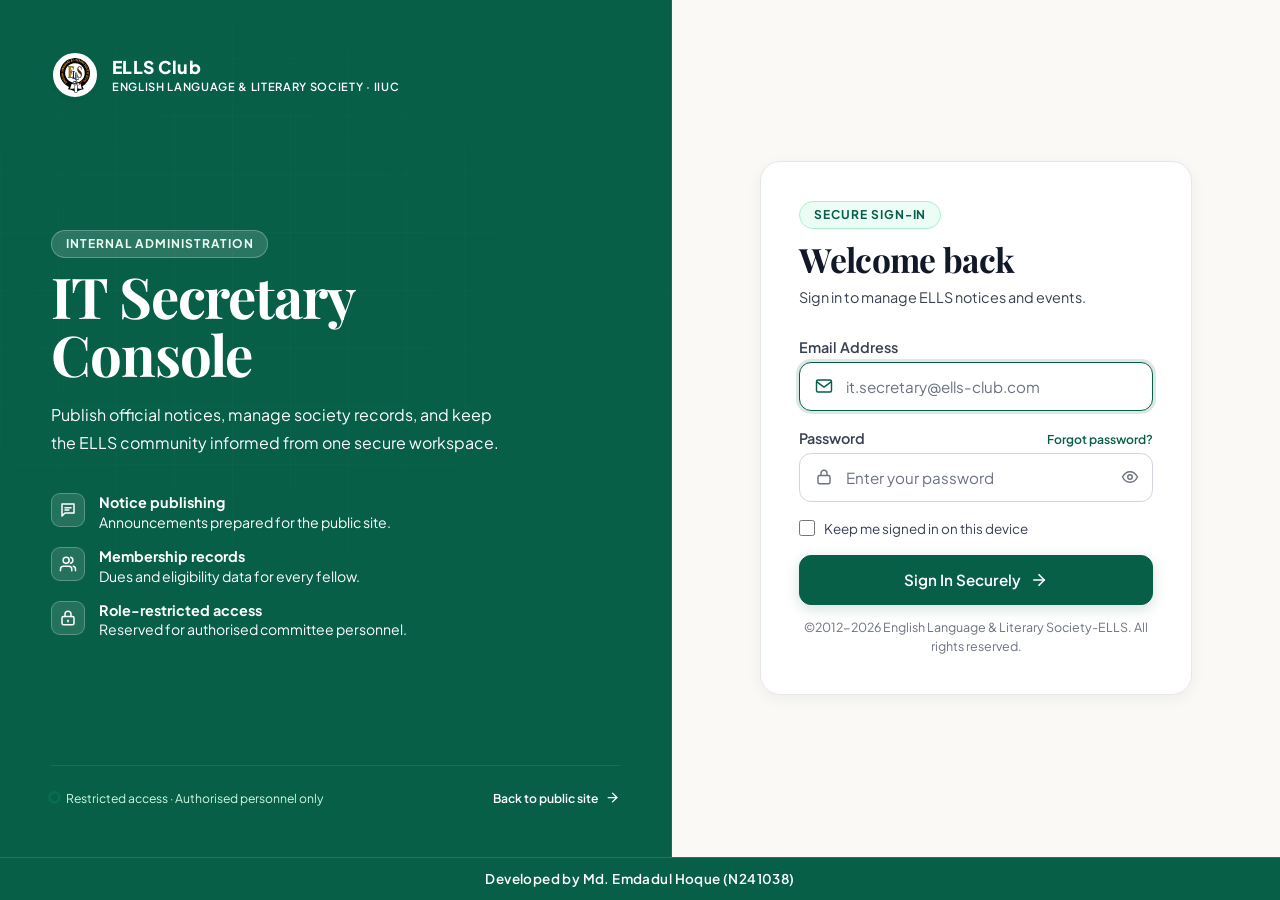
<file: New folder/admin.html>
<!DOCTYPE html>
<html lang="en">
<head>
  <meta charset="UTF-8">
  <meta name="viewport" content="width=device-width, initial-scale=1.0">
  <meta name="robots" content="noindex, nofollow, noarchive">
  <meta name="description" content="Restricted administration console for the ELLS Club IT Secretary.">
  <title>IT Secretary Console | ELLS Club</title>

  <link rel="manifest" href="admin-manifest.json">
  <meta name="theme-color" content="#065F46">
  <meta name="mobile-web-app-capable" content="yes">
  <meta name="apple-mobile-web-app-capable" content="yes">
  <meta name="apple-mobile-web-app-status-bar-style" content="black-translucent">
  <meta name="apple-mobile-web-app-title" content="ELLS Admin">
  <link rel="icon" type="image/svg+xml" href="images/ELLS LOGO Favicon.svg">
  <link rel="shortcut icon" href="images/ELLS LOGO Favicon.svg">
  <link rel="apple-touch-icon" href="images/ELLS LOGO Favicon.svg">

  <link rel="preconnect" href="https://fonts.googleapis.com">
  <link rel="preconnect" href="https://fonts.gstatic.com" crossorigin>
  <link href="https://fonts.googleapis.com/css2?family=Livvic:wght@300;400;500;600;700&display=swap" rel="stylesheet">

  <link rel="preload" href="fonts/GoogleSansFlex_9pt-Regular.ttf" as="font" type="font/ttf" crossorigin>
  <link rel="preload" href="fonts/GoogleSansFlex_9pt-Bold.ttf" as="font" type="font/ttf" crossorigin>

  <!-- Stylesheets + New Emerald Theme -->
  <link rel="stylesheet" href="css/style.css">
  <link rel="stylesheet" href="css/admin.css">
  <link rel="stylesheet" href="css/emerald-theme.css">
</head>
<body class="admin-body">
  <a href="#adminMain" class="skip-link">Skip to admin content</a>

  <div class="admin-login" id="adminLoginView">
    <aside class="admin-login__brand">
      <div class="admin-brand__top">
        <a href="index.html" class="admin-brand" aria-label="ELLS Club homepage">
          <img src="images/ELLS LOGO Favicon.svg" alt="ELLS Club Logo" class="admin-brand__logo">
          <span class="admin-brand__text">
            <strong>ELLS Club</strong>
            <span>English Language &amp; Literary Society &middot; IIUC</span>
          </span>
        </a>
      </div>

      <div class="admin-brand__body">
        <span class="admin-eyebrow">Internal Administration</span>
        <h1>IT Secretary<br>Console</h1>
        <p>Publish official notices, manage society records, and keep the ELLS community informed from one secure workspace.</p>

        <ul class="admin-brand__points">
          <li>
            <svg viewBox="0 0 24 24" fill="none" stroke="currentColor" stroke-width="2" stroke-linecap="round" stroke-linejoin="round" aria-hidden="true"><path d="M4 4h16v12H8l-4 4z"></path><path d="M8 9h8"></path><path d="M8 12h5"></path></svg>
            <span><strong>Notice publishing</strong> Announcements prepared for the public site.</span>
          </li>
          <li>
            <svg viewBox="0 0 24 24" fill="none" stroke="currentColor" stroke-width="2" stroke-linecap="round" stroke-linejoin="round" aria-hidden="true"><path d="M17 21v-2a4 4 0 0 0-4-4H6a4 4 0 0 0-4 4v2"></path><circle cx="9.5" cy="7" r="4"></circle><path d="M22 21v-2a4 4 0 0 0-3-3.87"></path><path d="M15.5 3.13a4 4 0 0 1 0 7.75"></path></svg>
            <span><strong>Membership records</strong> Dues and eligibility data for every fellow.</span>
          </li>
          <li>
            <svg viewBox="0 0 24 24" fill="none" stroke="currentColor" stroke-width="2" stroke-linecap="round" stroke-linejoin="round" aria-hidden="true"><rect x="4" y="10" width="16" height="11" rx="2"></rect><path d="M8 10V7a4 4 0 0 1 8 0v3"></path><path d="M12 15v2"></path></svg>
            <span><strong>Role-restricted access</strong> Reserved for authorised committee personnel.</span>
          </li>
        </ul>
      </div>

      <div class="admin-brand__footer">
        <span class="admin-brand__status"><span class="admin-status-dot"></span> Restricted access &middot; Authorised personnel only</span>
        <a href="index.html" class="admin-back-link">
          <span>Back to public site</span>
          <svg viewBox="0 0 24 24" fill="none" stroke="currentColor" stroke-width="2" stroke-linecap="round" stroke-linejoin="round" aria-hidden="true"><line x1="5" y1="12" x2="19" y2="12"></line><polyline points="12 5 19 12 12 19"></polyline></svg>
        </a>
      </div>
    </aside>

    <main class="admin-login__panel" id="adminMain">
      <div class="admin-login__card">
        <span class="admin-eyebrow">Secure Sign-In</span>
        <h2>Welcome back</h2>
        <p class="admin-login__lead">Sign in to manage ELLS notices and events.</p>

        <form id="adminLoginForm" class="admin-login__form" novalidate>
          <div class="form-group">
            <label class="form-label" for="adminEmail">Email Address</label>
            <div class="admin-input-wrap">
              <span class="admin-input-icon" aria-hidden="true">
                <svg viewBox="0 0 24 24" fill="none" stroke="currentColor" stroke-width="1.9" stroke-linecap="round" stroke-linejoin="round">
                  <rect x="2" y="4" width="20" height="16" rx="2"></rect>
                  <path d="m2.5 6.5 9.5 7 9.5-7"></path>
                </svg>
              </span>
              <input type="email" class="form-control admin-input" id="adminEmail" name="email" placeholder="it.secretary@ells-club.com" autocomplete="username" autocapitalize="none" spellcheck="false" aria-describedby="adminLoginError" required>
            </div>
          </div>

          <div class="form-group">
            <div class="admin-label-row">
              <label class="form-label" for="adminPassword">Password</label>
              <a href="mailto:ells.dell.iiuc95@gmail.com?subject=ELLS%20Admin%20Password%20Assistance" class="admin-inline-link">Forgot password?</a>
            </div>
            <div class="admin-input-wrap">
              <span class="admin-input-icon" aria-hidden="true">
                <svg viewBox="0 0 24 24" fill="none" stroke="currentColor" stroke-width="1.9" stroke-linecap="round" stroke-linejoin="round">
                  <rect x="4" y="10" width="16" height="11" rx="2"></rect>
                  <path d="M8 10V7a4 4 0 0 1 8 0v3"></path>
                </svg>
              </span>
              <input type="password" class="form-control admin-input admin-input--password" id="adminPassword" name="password" placeholder="Enter your password" autocomplete="current-password" required>
              <button type="button" class="admin-password-toggle" id="passwordToggle" aria-label="Show password" aria-pressed="false">
                <svg class="admin-eye admin-eye--show" viewBox="0 0 24 24" fill="none" stroke="currentColor" stroke-width="1.9" stroke-linecap="round" stroke-linejoin="round" aria-hidden="true">
                  <path d="M2 12s3.6-7 10-7 10 7 10 7-3.6 7-10 7-10-7-10-7z"></path>
                  <circle cx="12" cy="12" r="3"></circle>
                </svg>
                <svg class="admin-eye admin-eye--hide" viewBox="0 0 24 24" fill="none" stroke="currentColor" stroke-width="1.9" stroke-linecap="round" stroke-linejoin="round" aria-hidden="true">
                  <path d="M3 3l18 18"></path>
                  <path d="M10.6 5.2A10.9 10.9 0 0 1 12 5c6.4 0 10 7 10 7a17.5 17.5 0 0 1-3.1 4.1"></path>
                  <path d="M6.3 6.3A17.3 17.3 0 0 0 2 12s3.6 7 10 7a10.6 10.6 0 0 0 4.1-.8"></path>
                  <path d="M9.9 9.9a3 3 0 0 0 4.2 4.2"></path>
                </svg>
              </button>
            </div>
          </div>

          <label class="admin-check">
            <input type="checkbox" id="rememberSession">
            <span>Keep me signed in on this device</span>
          </label>

          <p class="admin-form-error" id="adminLoginError" role="alert"></p>

          <button type="submit" class="btn btn-primary admin-submit" id="adminLoginBtn">
            <span class="admin-submit__label">Sign In Securely</span>
            <svg viewBox="0 0 24 24" fill="none" stroke="currentColor" stroke-width="2.2" stroke-linecap="round" stroke-linejoin="round" aria-hidden="true">
              <line x1="5" y1="12" x2="19" y2="12"></line>
              <polyline points="12 5 19 12 12 19"></polyline>
            </svg>
          </button>
        </form>

        <div class="admin-credit admin-credit--login">
          <p class="admin-credit__copyright">&copy;2012-2026 English Language &amp; Literary Society-ELLS. All rights reserved.</p>
        </div>
      </div>
    </main>
  </div>

  <div class="admin-boot" id="adminBoot">
    <span class="admin-boot__spinner" aria-hidden="true"></span>
    <p>Verifying secure session&hellip;</p>
  </div>

  <div class="admin-dashboard" id="adminDashboard" hidden>
    <header class="admin-topbar">
      <a href="index.html" class="admin-topbar__brand" aria-label="ELLS Club homepage">
        <img src="images/ELLS LOGO Favicon.svg" alt="ELLS Club Logo">
        <span class="admin-topbar__brand-text">
          <strong>ELLS Club</strong>
          <span>Admin Console</span>
        </span>
      </a>

      <div class="admin-topbar__actions">
        <span class="admin-env-pill" id="adminEnvPill"><span class="admin-status-dot"></span> Live</span>
        <div class="admin-user-chip">
          <span class="admin-user-chip__avatar" id="adminUserInitials">IT</span>
          <span class="admin-user-chip__text">
            <strong>IT Secretary</strong>
            <span id="adminUserEmail">Not signed in</span>
          </span>
        </div>
        <button type="button" class="admin-logout" id="adminLogoutBtn">
          <svg viewBox="0 0 24 24" fill="none" stroke="currentColor" stroke-width="2" stroke-linecap="round" stroke-linejoin="round" aria-hidden="true">
            <path d="M9 21H5a2 2 0 0 1-2-2V5a2 2 0 0 1 2-2h4"></path>
            <polyline points="16 17 21 12 16 7"></polyline>
            <line x1="21" y1="12" x2="9" y2="12"></line>
          </svg>
          <span>Log out</span>
        </button>
      </div>
    </header>

    <main class="admin-main" id="adminDashboardMain">
      <div class="admin-main__head">
        <div>
          <span class="admin-eyebrow">Admin Console</span>
          <h1>Notice Management</h1>
          <p>Publish and manage official ELLS announcements for the public notice board.</p>
        </div>
        <div class="admin-main__meta">
          <span>Today</span>
          <strong id="adminToday">&mdash;</strong>
        </div>
      </div>

      <div class="admin-grid">
        <section class="admin-card admin-notice-card" aria-labelledby="addNoticeHeading">
          <header class="admin-card__head">
            <div class="admin-card__icon" aria-hidden="true">
              <svg viewBox="0 0 24 24" fill="none" stroke="currentColor" stroke-width="1.8" stroke-linecap="round" stroke-linejoin="round">
                <path d="M3 10v4a1 1 0 0 0 1 1h2l4 4V5L6 9H4a1 1 0 0 0-1 1z"></path>
                <path d="M15.5 8.5a5 5 0 0 1 0 7"></path>
                <path d="M18.5 5.5a9 9 0 0 1 0 13"></path>
              </svg>
            </div>
            <div>
              <h2 id="addNoticeHeading">Add New Notice</h2>
            </div>
          </header>

          <form id="addNoticeForm" novalidate>
            <div class="form-group">
              <label class="form-label" for="noticeTitle">Title <span class="required">*</span></label>
              <input type="text" class="form-control admin-input" id="noticeTitle" name="title" aria-describedby="noticeTitleError" maxlength="120" placeholder="e.g., Autumn-2026 General Meeting" autocomplete="off" required>
              <p class="form-error" id="noticeTitleError"></p>
            </div>

            <div class="form-group admin-form-date">
              <label class="form-label" for="noticeDate">Date <span class="required">*</span></label>
              <input type="date" class="form-control admin-input" id="noticeDate" name="date" aria-describedby="noticeDateError" required>
              <p class="form-error" id="noticeDateError"></p>
            </div>

            <div class="form-group">
              <div class="admin-label-row">
                <label class="form-label" for="noticeDescription">Description <span class="required">*</span></label>
                <span class="admin-counter" id="noticeDescCount">0 / 600</span>
              </div>
              <textarea class="form-control admin-input admin-textarea" id="noticeDescription" name="description" aria-describedby="noticeDescriptionHint noticeDescriptionError" rows="5" maxlength="600" placeholder="Write the full notice details — venue, time, and any instructions for students." required></textarea>
              <p class="form-hint" id="noticeDescriptionHint">Full <strong>https://</strong> links become clickable.</p>
              <p class="form-error" id="noticeDescriptionError"></p>
            </div>

            <div class="admin-form-actions">
              <button type="submit" class="btn btn-primary" id="publishNoticeBtn">
                <svg viewBox="0 0 24 24" fill="none" stroke="currentColor" stroke-width="2" stroke-linecap="round" stroke-linejoin="round" aria-hidden="true">
                  <line x1="22" y1="2" x2="11" y2="13"></line>
                  <polygon points="22 2 15 22 11 13 2 9 22 2"></polygon>
                </svg>
                <span>Publish Notice</span>
              </button>
              <button type="button" class="btn btn-secondary" id="cancelNoticeEditBtn" hidden><span>Cancel Edit</span></button>
              <button type="reset" class="btn btn-secondary" id="clearNoticeBtn">Clear Form</button>
            </div>

            <p class="admin-form-status" id="noticeFormStatus" role="status"></p>
          </form>
        </section>

        <aside class="admin-side">
          <section class="admin-card admin-preview-card" aria-labelledby="previewHeading">
            <header class="admin-card__head admin-card__head--compact">
              <div><h2 id="previewHeading">Live Preview</h2></div>
              <span class="admin-tag">Public view</span>
            </header>
            <article class="admin-notice-preview">
              <div class="admin-notice-preview__top">
                <span class="admin-notice-preview__badge">Notice</span>
                <time id="previewDate">Date not set</time>
              </div>
              <h3 id="previewTitle">Your notice title will appear here</h3>
              <p id="previewDescription">Add a title, date, and description to preview how this notice will look to students.</p>
            </article>
          </section>
        </aside>
      </div>

      <section class="admin-card admin-live" aria-labelledby="publishedHeading">
        <header class="admin-card__head">
          <div class="admin-card__icon" aria-hidden="true">
            <svg viewBox="0 0 24 24" fill="none" stroke="currentColor" stroke-width="1.8" stroke-linecap="round" stroke-linejoin="round">
              <path d="M3 11v2a1 1 0 0 0 1 1h3l5 4V6L7 10H4a1 1 0 0 0-1 1z"></path>
              <path d="M17 8a5 5 0 0 1 0 8"></path>
            </svg>
          </div>
          <div><h2 id="publishedHeading">Currently Live on Website</h2></div>
          <span class="admin-count" id="publishedCount">0</span>
        </header>
        <ol class="admin-live-list" id="publishedNoticeList">
          <li class="admin-notice-list__empty" id="publishedEmpty">No notices published yet. Your entries will appear here.</li>
        </ol>
      </section>

      <div class="admin-main__head admin-main__head--section">
        <div>
          <span class="admin-eyebrow">Admin Console</span>
          <h1 id="eventManagementHeading">Event Management</h1>
          <p>Publish and manage official ELLS events for the public events page.</p>
        </div>
        <div class="admin-main__meta">
          <span>Live events</span>
          <strong id="adminEventTotal">&mdash;</strong>
        </div>
      </div>

      <div class="admin-grid">
        <section class="admin-card admin-notice-card" aria-labelledby="addEventHeading">
          <header class="admin-card__head">
            <div class="admin-card__icon" aria-hidden="true">
              <svg viewBox="0 0 24 24" fill="none" stroke="currentColor" stroke-width="1.8" stroke-linecap="round" stroke-linejoin="round">
                <rect x="3" y="4" width="18" height="18" rx="2"></rect>
                <line x1="16" y1="2" x2="16" y2="6"></line>
                <line x1="8" y1="2" x2="8" y2="6"></line>
                <line x1="3" y1="10" x2="21" y2="10"></line>
              </svg>
            </div>
            <div><h2 id="addEventHeading">Add New Event</h2></div>
          </header>

          <form id="addEventForm" novalidate>
            <div class="form-group">
              <label class="form-label" for="eventTitle">Event Title <span class="required">*</span></label>
              <input type="text" class="form-control admin-input" id="eventTitle" name="title" aria-describedby="eventTitleError" maxlength="120" placeholder="e.g., Lexicon Mastery" autocomplete="off" required>
              <p class="form-error" id="eventTitleError"></p>
            </div>

            <div class="form-group">
              <label class="form-label" for="eventCategory">Event Category/Track <span class="required">*</span></label>
              <select class="form-control admin-input admin-select" id="eventCategory" name="category" aria-describedby="eventCategoryError" required>
                <option value="">Select a category/track&hellip;</option>
                <option value="Organizing Track">Organizing Track</option>
                <option value="Creative Writing">Creative Writing</option>
                <option value="Literary Challenge">Literary Challenge</option>
                <option value="Debate Track">Debate Track</option>
                <option value="Workshop">Workshop</option>
                <option value="Career Guidance">Career Guidance</option>
                <option value="Professional Track">Professional Track</option>
                <option value="Sports &amp; Strategy">Sports &amp; Strategy</option>
                <option value="Sports Track">Sports Track</option>
                <option value="Cultural Evening">Cultural Evening</option>
                <option value="Annual Excursion">Annual Excursion</option>
                <option value="International Conference">International Conference</option>
              </select>
              <p class="form-error" id="eventCategoryError"></p>
            </div>

            <div class="form-group">
              <div class="admin-label-row">
                <label class="form-label" for="eventDescription">Description <span class="required">*</span></label>
                <span class="admin-counter" id="eventDescCount">0 / 220</span>
              </div>
              <textarea class="form-control admin-input admin-textarea" id="eventDescription" name="description" aria-describedby="eventDescriptionError" rows="3" maxlength="220" placeholder="Short text — e.g., A fast-paced vocabulary showdown challenging students in linguistic precision and rapid contextual agility." required></textarea>
              <p class="form-error" id="eventDescriptionError"></p>
            </div>

            <div class="admin-form-row">
              <div class="form-group">
                <label class="form-label" for="eventDate">Date <span class="required">*</span></label>
                <input type="text" class="form-control admin-input" id="eventDate" name="date" aria-describedby="eventDateError" maxlength="48" placeholder="e.g., Wed, Oct 14" autocomplete="off" required>
                <p class="form-error" id="eventDateError"></p>
              </div>
              <div class="form-group">
                <label class="form-label" for="eventTime">Time <span class="required">*</span></label>
                <input type="text" class="form-control admin-input" id="eventTime" name="time" aria-describedby="eventTimeError" maxlength="48" placeholder="e.g., 2:00 PM - 2:30 PM" autocomplete="off" required>
                <p class="form-error" id="eventTimeError"></p>
              </div>
            </div>

            <div class="form-group">
              <label class="form-label" for="eventVenue">Venue <span class="required">*</span></label>
              <input type="text" class="form-control admin-input" id="eventVenue" name="venue" aria-describedby="eventVenueError" maxlength="120" placeholder="e.g., Department of English, Campus Hall" autocomplete="off" required>
              <p class="form-error" id="eventVenueError"></p>
            </div>

            <div class="form-group">
              <div class="admin-label-row">
                <label class="form-label" for="eventPosterFile">Event Poster <span class="admin-optional">Optional</span></label>
                <span class="admin-counter">JPG / PNG &middot; max 8 MB</span>
              </div>
              <div class="admin-upload" id="eventPosterUpload">
                <input type="file" class="admin-upload__input" id="eventPosterFile" name="poster" accept="image/png, image/jpeg, image/jpg" aria-describedby="eventPosterFileError">
                <label class="admin-upload__drop" for="eventPosterFile" id="eventPosterDrop">
                  <img class="admin-upload__thumb" id="eventPosterThumb" alt="" hidden>
                  <span class="admin-upload__icon" id="eventPosterIcon" aria-hidden="true">
                    <svg viewBox="0 0 24 24" fill="none" stroke="currentColor" stroke-width="1.8" stroke-linecap="round" stroke-linejoin="round">
                      <path d="M21 15v4a2 2 0 0 1-2 2H5a2 2 0 0 1-2-2v-4"></path>
                      <polyline points="17 8 12 3 7 8"></polyline>
                      <line x1="12" y1="3" x2="12" y2="15"></line>
                    </svg>
                  </span>
                  <span class="admin-upload__copy">
                    <strong id="eventPosterLabel">Choose a poster image</strong>
                    <span id="eventPosterFileName">PNG or JPG, square images look best</span>
                  </span>
                </label>
                <button type="button" class="admin-upload__remove" id="removeEventPoster" hidden>
                  <span aria-hidden="true">&times;</span>
                  <span class="visually-hidden">Remove selected poster</span>
                </button>
              </div>
              <p class="form-error" id="eventPosterFileError"></p>
            </div>

            <div class="form-group">
              <label class="form-label" for="eventStatus">Event Status</label>
              <select class="form-control admin-input admin-select" id="eventStatus" name="status">
                <option value="open" selected>Registration Open</option>
                <option value="closed">Registration Closed</option>
                <option value="completed">Completed</option>
              </select>
            </div>

            <div class="form-group">
              <label class="form-label" for="eventRegLink">Registration Link <span class="required">*</span></label>
              <input type="url" class="form-control admin-input" id="eventRegLink" name="registrationLink" aria-describedby="eventRegLinkError" maxlength="600" placeholder="https://forms.gle/..." autocomplete="off" required>
              <p class="form-error" id="eventRegLinkError"></p>
            </div>

            <div class="admin-form-actions">
              <button type="submit" class="btn btn-primary" id="publishEventBtn">
                <svg viewBox="0 0 24 24" fill="none" stroke="currentColor" stroke-width="2" stroke-linecap="round" stroke-linejoin="round" aria-hidden="true">
                  <line x1="22" y1="2" x2="11" y2="13"></line>
                  <polygon points="22 2 15 22 11 13 2 9 22 2"></polygon>
                </svg>
                <span>Publish Event</span>
              </button>
              <button type="button" class="btn btn-secondary" id="cancelEventEditBtn" hidden><span>Cancel Edit</span></button>
              <button type="reset" class="btn btn-secondary" id="clearEventBtn">Clear Form</button>
            </div>

            <p class="admin-form-status" id="eventFormStatus" role="status"></p>
          </form>
        </section>

        <aside class="admin-side">
          <section class="admin-card admin-preview-card" aria-labelledby="eventPreviewHeading">
            <header class="admin-card__head admin-card__head--compact">
              <div><h2 id="eventPreviewHeading">Live Preview</h2></div>
              <span class="admin-tag">Public view</span>
            </header>
            <article class="admin-notice-preview">
              <div class="admin-notice-preview__poster" id="eventPreviewPosterWrap" hidden>
                <img id="eventPreviewPoster" alt="Selected event poster preview">
              </div>
              <div class="admin-notice-preview__top">
                <span class="admin-notice-preview__badge" id="eventPreviewBadge">Event</span>
                <time id="eventPreviewWhen">Date &amp; time not set</time>
              </div>
              <h3 id="eventPreviewTitle">Your event title will appear here</h3>
              <p id="eventPreviewDescription">Add a title, category, and description to preview how this event will look to students.</p>
              <p class="admin-notice-preview__meta" id="eventPreviewVenue">Venue not set</p>
              <p class="admin-notice-preview__meta" id="eventPreviewLink">Registration link not set</p>
            </article>
          </section>
        </aside>
      </div>

      <section class="admin-card admin-live" aria-labelledby="publishedEventsHeading">
        <header class="admin-card__head">
          <div class="admin-card__icon" aria-hidden="true">
            <svg viewBox="0 0 24 24" fill="none" stroke="currentColor" stroke-width="1.8" stroke-linecap="round" stroke-linejoin="round">
              <rect x="3" y="4" width="18" height="18" rx="2"></rect>
              <line x1="16" y1="2" x2="16" y2="6"></line>
              <line x1="8" y1="2" x2="8" y2="6"></line>
              <line x1="3" y1="10" x2="21" y2="10"></line>
            </svg>
          </div>
          <div><h2 id="publishedEventsHeading">Currently Live on Website</h2></div>
          <span class="admin-count" id="publishedEventCount">0</span>
        </header>
        <ol class="admin-live-list admin-live-list--events" id="publishedEventList">
          <li class="admin-notice-list__empty" id="publishedEventEmpty">No events published yet. Your entries will appear here.</li>
        </ol>
      </section>
    </main>

    <footer class="admin-footer">
      <div class="admin-credit">
        <p class="admin-credit__copyright">&copy;2012-2026 English Language &amp; Literary Society-ELLS. All rights reserved.</p>
      </div>
    </footer>
  </div>

  <div class="developer-credit-bar">Developed by Md. Emdadul Hoque (N241038)</div>

  <!-- Original Functional Admin Script -->
  <script type="module" src="js/admin.js"></script>
</body>
</html>
</file>
<file: New folder/css/style.css>
﻿/* ==========================================================================
   ELLS Club (English Language & Literary Society) - Main Stylesheet
   Modern, Accessible, Responsive CSS Design System
   ========================================================================== */

@import url('https://fonts.googleapis.com/css2?family=Livvic:wght@300;400;500;600;700&display=swap');
/* --------------------------------------------------------------------------
   0. Custom Font Faces: Google Sans Flex Family (Local TTF)
   -------------------------------------------------------------------------- */
@font-face {
  font-family: 'Google Sans Flex';
  src: url('../fonts/GoogleSansFlex_9pt-Light.ttf') format('truetype');
  font-weight: 300;
  font-style: normal;
  font-display: swap;
}

@font-face {
  font-family: 'Google Sans Flex';
  src: url('../fonts/GoogleSansFlex_9pt-Regular.ttf') format('truetype');
  font-weight: 400;
  font-style: normal;
  font-display: swap;
}

@font-face {
  font-family: 'Google Sans Flex';
  src: url('../fonts/GoogleSansFlex_9pt-Medium.ttf') format('truetype');
  font-weight: 500;
  font-style: normal;
  font-display: swap;
}

@font-face {
  font-family: 'Google Sans Flex';
  src: url('../fonts/GoogleSansFlex_9pt-SemiBold.ttf') format('truetype');
  font-weight: 600;
  font-style: normal;
  font-display: swap;
}

@font-face {
  font-family: 'Google Sans Flex';
  src: url('../fonts/GoogleSansFlex_9pt-Bold.ttf') format('truetype');
  font-weight: 700;
  font-style: normal;
  font-display: swap;
}

@font-face {
  font-family: 'Google Sans Flex';
  src: url('../fonts/GoogleSansFlex_9pt-ExtraBold.ttf') format('truetype');
  font-weight: 800;
  font-style: normal;
  font-display: swap;
}

/* --------------------------------------------------------------------------
   1. CSS Reset & Variables
   -------------------------------------------------------------------------- */
:root {
  /* ==========================================================================
     SECTIONAL COLOR BLOCKING ÃƒÆ’Ã‚Â¢ÃƒÂ¢Ã¢â‚¬Å¡Ã‚Â¬ÃƒÂ¢Ã¢â€šÂ¬Ã‚Â Editorial Literary Consulting Theme
     Palette:
       --bg-primary: #F4EFE6 (Soft Ivory - Base Canvas & Hero)
       --text-primary & --text-heading: #3B2516 (Deep Chocolate Brown)
       --accent-primary: #8C7A54 (Muted Gold/Olive for buttons on light canvas)
       --color-olive: #958F68 (Olive Green - Notice Board & Events sections)
       --color-chocolate: #3B2516 (Deep Chocolate Brown - Four Pillars & Committee)
       --color-ivory: #F4EFE6 (Soft Ivory - Highlight Cards in dark blocks)
     ========================================================================== */
  --bg-primary: #FFFFFF;
  --bg-secondary: #FAF9F6;
  --bg-card: #FFFFFF;
  --bg-card-subtle: #FAF9F6;
  --bg-card-hover: #F9FAFB;
  --bg-elevated: #FFFFFF;
  --bg-glass: rgba(255, 255, 255, 0.95);
  --bg-input: #FFFFFF;
  --bg-secondary-veil: #FAF9F6;
  --bg-card-veil: #FFFFFF;

  --text-primary: #111827;
  --text-secondary: #374151;
  --text-muted: #6B7280;
  --text-inverse: #FFFFFF;
  --text-heading: #111827;
  --text-on-card: #111827;

  /* Primary Accent & CTA */
  --primary: #065F46;
  --emerald: #065F46;
  --accent-primary: #065F46;
  --btn-bg: #065F46;
  --accent-gold: #065F46;
  --accent-gold-hover: #047857;
  --accent-gold-dark: #064E3B;
  --accent-gold-light: #ECFDF5;
  --accent-gold-glow: none;

  /* Sectional Color Tokens */
  --color-olive: #065F46;
  --color-chocolate: #111827;
  --color-ivory: #FAF9F6;

  /* Secondary Accent mapped for cohesion */
  --accent-green: #065F46;
  --accent-green-dark: #047857;
  --accent-green-light: #ECFDF5;
  --accent-green-slate: #065F46;
  --accent-green-border: #A7F3D0;

  --accent-crimson: #D97706;
  --accent-crimson-dark: #B45309;
  --accent-crimson-light: #FEF3C7;
  --accent-navy: #065F46;
  --accent-navy-light: #ECFDF5;

  --border-color: #E5E7EB;
  --border-subtle: #E5E7EB;
  --border-strong: #D1D5DB;
  --border-accent: #065F46;
  --border-green: #A7F3D0;

  --shadow-sm: 0 1px 3px rgba(17, 24, 39, 0.05);
  --shadow-md: 0 4px 16px rgba(17, 24, 39, 0.05);
  --shadow-lg: 0 10px 25px rgba(6, 95, 70, 0.08);
  --shadow-gold: 0 4px 16px rgba(6, 95, 70, 0.15);
  --shadow-green: 0 4px 16px rgba(6, 95, 70, 0.15);
  --shadow-xl: 0 20px 35px rgba(17, 24, 39, 0.08);

  /* Global Typography */
  --font-primary: 'Google Sans Flex', -apple-system, BlinkMacSystemFont, 'Segoe UI', Roboto, Helvetica, Arial, sans-serif;
  --font-sans: 'Google Sans Flex', -apple-system, BlinkMacSystemFont, 'Segoe UI', Roboto, Helvetica, Arial, sans-serif;
  --font-serif: 'Playfair Display', Georgia, 'Times New Roman', serif;
  --font-heading: 'Playfair Display', Georgia, 'Times New Roman', serif;
  --font-quote: 'Playfair Display', Georgia, serif;

  /* Radius System */
  --radius-xs: 4px;
  --radius-sm: 8px;
  --radius-md: 16px;
  --radius-lg: 20px;
  --radius-full: 9999px;

  --container-width: 1200px;
  --container-padding: clamp(1rem, 4vw, 2.5rem);
  --transition: 0.2s ease;

  /* Ambient Background */
  --bg-caps-ink: #065F46;
  --bg-caps-opacity: 0.035;
  --bg-caps-scale: 1;
}

/* --------------------------------------------------------------------------
   1b. Theme Lock ÃƒÆ’Ã‚Â¢ÃƒÂ¢Ã¢â‚¬Å¡Ã‚Â¬ÃƒÂ¢Ã¢â€šÂ¬Ã‚Â "Midnight Blue & Soft Gold" is the ONLY theme
   --------------------------------------------------------------------------
   All colour tokens are declared once, permanently, on :root above, and are
   re-applied to <body> directly. There is deliberately no light token set and
   no runtime switching: the previous [data-theme="light"] palette and the
   [data-theme="dark"] mirror (identical to :root) have been removed. The
   data-theme="dark" attribute on <html> is kept only as documentation.
   -------------------------------------------------------------------------- */

/* Base Styles */
*, *::before, *::after {
  box-sizing: border-box;
  margin: 0;
  padding: 0;
}

html {
  scroll-behavior: smooth;
  margin: 0;
  padding: 0;
  font-size: 16px;
  color-scheme: light;
  overflow-x: hidden;
  max-width: 100%;
  font-family: var(--font-primary);
  background-color: #FFFFFF;
  background: #FFFFFF;
}

body:not(.admin-body),
button,
input,
optgroup,
select,
textarea {
  font-family: var(--font-primary);
}

body:not(.admin-body) {
  margin: 0;
  padding-top: 0; /* no gap for sticky header */
  background-color: #FFFFFF;
  background: #FFFFFF;
  color: var(--text-primary);
  line-height: 1.65;
  font-weight: 400;
  min-height: 100vh;
  display: flex;
  flex-direction: column;
  transition: color var(--transition);
  -webkit-font-smoothing: antialiased;
  -moz-osx-font-smoothing: grayscale;
  overflow-x: hidden;
  max-width: 100%;
  width: 100%;
}

main:not(.admin-main) {
  background-color: #FFFFFF;
  background: #FFFFFF;
}

/* Accessibility & Skip Link */
.skip-link {
  position: absolute;
  top: -60px;
  left: 20px;
  background: var(--accent-primary);
  color: var(--text-inverse);
  padding: 10px 18px;
  font-weight: 700;
  z-index: 99999;
  border-radius: 0;
  text-decoration: none;
  transition: top var(--transition);
}

.skip-link:focus {
  top: 20px;
}

:focus-visible {
  outline: 2px solid var(--accent-primary);
  outline-offset: 3px;
}

a {
  color: inherit;
  text-decoration: none;
  transition: color var(--transition);
}

img {
  max-width: 100%;
  height: auto;
  display: block;
}

/* --------------------------------------------------------------------------
   2. Typography ÃƒÆ’Ã‚Â¢ÃƒÂ¢Ã¢â‚¬Å¡Ã‚Â¬ÃƒÂ¢Ã¢â€šÂ¬Ã‚Â Serif for Headings, Clean Sans for Body
   -------------------------------------------------------------------------- */
h1, h2, h3, h4, h5, h6 {
  font-family: var(--font-heading), Georgia, serif;
  line-height: 1.25;
  color: var(--text-heading);
}

h1 {
  font-size: clamp(2.3rem, 5vw, 3.8rem);
  font-weight: 800;
  letter-spacing: -0.02em;
}

h2 {
  font-size: clamp(1.8rem, 3.5vw, 2.6rem);
  font-weight: 800;
  letter-spacing: -0.01em;
}

h3 {
  font-size: clamp(1.3rem, 2.2vw, 1.7rem);
  font-weight: 700;
}

h4 {
  font-size: 1.2rem;
  font-weight: 600;
}

h5 {
  font-size: 1.05rem;
  font-weight: 600;
}

h6 {
  font-size: 0.95rem;
  font-weight: 600;
}

p {
  font-family: inherit;
  font-weight: 400;
  margin-bottom: 1rem;
  color: var(--text-secondary);
}

p:last-child {
  margin-bottom: 0;
}

.text-gold {
  color: var(--accent-gold);
}

.text-crimson {
  color: var(--accent-crimson);
}

.text-center {
  text-align: center;
}

.eyebrow {
  display: inline-block;
  font-family: var(--font-sans);
  text-transform: uppercase;
  font-size: 0.8rem;
  font-weight: 700;
  letter-spacing: 0.15em;
  color: var(--accent-gold);
  margin-bottom: 0.75rem;
}

.section-intro {
  max-width: 650px;
  margin: 0 auto 3rem auto;
  text-align: center;
}

.section-intro p {
  font-size: 1.1rem;
  color: var(--text-muted);
}

/* --------------------------------------------------------------------------
   3. Common Layout & Containers
   -------------------------------------------------------------------------- */
.container {
  width: 100%;
  max-width: var(--container-width);
  margin-left: auto;
  margin-right: auto;
  padding-left: var(--container-padding);
  padding-right: var(--container-padding);
}

main {
  flex: 1 0 auto;
}

section {
  padding: clamp(3.5rem, 7vw, 6rem) 0;
}

.section-secondary {
  /* Veil (translucent) so the ambient cap watermark drifts visibly behind it */
  background-color: var(--bg-secondary-veil);
}

.grid {
  display: grid;
  gap: 2rem;
}

.grid-2 {
  grid-template-columns: repeat(auto-fit, minmax(320px, 1fr));
}

.grid-3 {
  grid-template-columns: repeat(auto-fit, minmax(300px, 1fr));
}

.grid-4 {
  grid-template-columns: repeat(auto-fit, minmax(240px, 1fr));
}

/* --------------------------------------------------------------------------
   4. Header & Navigation
   -------------------------------------------------------------------------- */
.site-header {
  position: fixed;
  width: 100%;
  top: 0;
  z-index: 9999;
  transition: top 0.3s ease-in-out;
  background-color: rgba(11, 17, 32, 0.95);
  backdrop-filter: blur(14px);
  -webkit-backdrop-filter: blur(14px);
  border-bottom: 1px solid rgba(226, 212, 183, 0.35);
  will-change: top;
}

.site-header.scrolled {
  box-shadow: 0 4px 20px rgba(0, 0, 0, 0.45);
}

.site-header.header-hidden,
.site-header.is-hidden {
  transform: translateY(-100%) !important;
}

.site-header:not(.is-hidden):not(.header-hidden) {
  transform: translateY(0) !important;
}

/* Background Scroll Lock when Mobile Navigation Drawer is Open */
body.nav-open,
html.nav-open {
  overflow: hidden !important;
  height: 100% !important;
  touch-action: none !important;
}

body.nav-open .site-header {
  transform: translateY(0) !important;
}

.header-container {
  display: flex;
  align-items: center;
  justify-content: space-between;
  height: 80px;
}

/* Logo */
.site-logo {
  display: flex;
  align-items: center;
  gap: 0.85rem;
  text-decoration: none;
}

.site-logo-img {
  width: 50px;
  height: 50px;
  border-radius: var(--radius-full);
  background-color: #ffffff;
  padding: 2px;
  border: 2px solid var(--accent-gold);
  box-shadow: none;
  object-fit: contain;
  flex-shrink: 0;
  transition: transform var(--transition), box-shadow var(--transition);
}

.site-logo:hover .site-logo-img {
  transform: scale(1.06);
  box-shadow: none;
}

.site-logo-img.logo-lg {
  width: 62px;
  height: 62px;
}

.site-logo-img.logo-sm {
  width: 38px;
  height: 38px;
}

.logo-emblem {
  width: 44px;
  height: 44px;
  background: linear-gradient(135deg, #0B1120 0%, #132A24 100%);
  border: 2px solid var(--accent-gold);
  border-radius: var(--radius-sm);
  display: flex;
  align-items: center;
  justify-content: center;
  color: var(--accent-gold);
  box-shadow: none;
}

.logo-emblem svg {
  width: 24px;
  height: 24px;
  fill: currentColor;
}

.logo-text {
  display: flex;
  flex-direction: column;
  justify-content: center;
  line-height: 1.2;
}

.logo-line-1,
.logo-line-2 {
  font-family: var(--font-primary);
  font-size: 0.84rem;
  font-weight: 700;
  letter-spacing: 0.05em;
  color: #ffffff !important;
  text-transform: uppercase;
  white-space: nowrap;
}

.logo-title {
  font-family: var(--font-serif);
  font-size: 1.35rem;
  font-weight: 800;
  letter-spacing: 0.04em;
  color: var(--text-primary);
  line-height: 1.1;
}

.logo-subtitle {
  font-size: 0.72rem;
  font-weight: 600;
  text-transform: uppercase;
  letter-spacing: 0.12em;
  color: var(--accent-gold);
}

/* Desktop Navigation */
.main-nav {
  display: flex;
  align-items: center;
}

.mobile-nav-footer {
  display: none;
}

.nav-links {
  display: flex;
  align-items: center;
  list-style: none;
  gap: 1.8rem;
}

.nav-link {
  font-weight: 500;
  font-size: 0.95rem;
  color: #cbd5e1;
  position: relative;
  padding: 0.4rem 0;
}

.nav-link::after {
  content: '';
  position: absolute;
  bottom: 0;
  left: 0;
  width: 0%;
  height: 2px;
  background: var(--accent-gold);
  transition: width var(--transition);
}

.nav-link:hover {
  color: #ffffff;
}

.nav-link:hover::after,
.nav-link.active::after {
  width: 100%;
}

.nav-link.active {
  color: var(--accent-gold);
  font-weight: 600;
}

/* Header Utilities */
.header-actions {
  display: flex;
  align-items: center;
  gap: 1rem;
}

/* Header Social Link (the theme toggle that sat beside it is gone for good) */
.header-social-link {
  width: 40px;
  height: 40px;
  border-radius: var(--radius-full);
  border: 1px solid rgba(255, 255, 255, 0.25);
  display: flex;
  align-items: center;
  justify-content: center;
  color: #ffffff;
  transition: var(--transition);
}

.header-social-link svg {
  fill: #ffffff;
}

.header-social-link:hover {
  border-color: var(--accent-gold);
  background: rgba(255, 255, 255, 0.1);
}

/* Mobile Hamburger */
.mobile-nav-toggle {
  display: none;
  background: transparent;
  border: 1px solid rgba(255, 255, 255, 0.25);
  width: 42px;
  height: 42px;
  border-radius: var(--radius-sm);
  flex-direction: column;
  align-items: center;
  justify-content: center;
  gap: 5px;
  cursor: pointer;
  padding: 0;
  z-index: 1001;
}

.mobile-nav-toggle span {
  display: block;
  width: 22px;
  height: 2px;
  background-color: #ffffff;
  transition: transform var(--transition), opacity var(--transition);
}

.mobile-nav-toggle.active span:nth-child(1) {
  transform: translateY(7px) rotate(45deg);
}

.mobile-nav-toggle.active span:nth-child(2) {
  opacity: 0;
}

.mobile-nav-toggle.active span:nth-child(3) {
  transform: translateY(-7px) rotate(-45deg);
}

/* --------------------------------------------------------------------------
   4b. Sleek News Ticker Bar (Urgent Updates)
   -------------------------------------------------------------------------- */
.news-ticker-bar {
  background: linear-gradient(90deg, #070d18 0%, #0F172A 50%, #070d18 100%);
  border-bottom: 1px solid rgba(226, 212, 183, 0.25);
  height: 38px;
  display: flex;
  align-items: center;
  position: relative;
  z-index: 990;
  overflow: hidden;
  font-family: var(--font-primary);
}

/* The badge/label column is gone: one inner flex row, ticker owns all of it */
.news-ticker-inner {
  display: flex;
  align-items: center;
  width: 100%;
  height: 100%;
}

/* Full-bleed marquee window: it now takes the whole bar. min-width: 0 lets the
   flex item shrink back to that width instead of being blown out by the
   nowrap track content. */
.news-ticker-window {
  flex: 1 1 100%;
  width: 100%;
  min-width: 0;
  overflow: hidden;
  position: relative;
  height: 100%;
  display: flex;
  align-items: center;
  /* Edge fades do the smoothing the badge used to anchor on the left */
  mask-image: linear-gradient(to right, transparent 0%, black 24px, black calc(100% - 24px), transparent 100%);
  -webkit-mask-image: linear-gradient(to right, transparent 0%, black 24px, black calc(100% - 24px), transparent 100%);
}

.news-ticker-track {
  display: flex;
  align-items: center;
  width: max-content;
  white-space: nowrap;
  /* One full loop = one segment width. 18s is the readable default; js/notice-
     board.js raises it (never lowers it) when a long line-up of notices would
     otherwise stream past too quickly. */
  --ticker-duration: 18s;
  animation: newsTickerMarquee var(--ticker-duration) linear infinite;
  will-change: transform;
}

.news-ticker-bar:hover .news-ticker-track,
.news-ticker-window:focus-within .news-ticker-track {
  animation-play-state: paused !important;
}

/* Continuous marquee ÃƒÆ’Ã‚Â¢ÃƒÂ¢Ã¢â‚¬Å¡Ã‚Â¬ÃƒÂ¢Ã¢â€šÂ¬Ã‚Â the track holds two identical segments, so a -50%
   shift lands the second copy exactly where the first one started. */
@keyframes newsTickerMarquee {
  0% {
    transform: translateX(0);
  }
  100% {
    transform: translateX(-50%);
  }
}

.news-ticker-content {
  display: inline-flex;
  align-items: center;
  gap: 1.25rem;
  padding: 0 1.5rem;
  font-size: 0.84rem;
  color: var(--text-primary);
}

.ticker-item {
  color: var(--text-primary);
  font-size: 0.84rem;
}

.ticker-highlight {
  color: var(--accent-gold);
  font-weight: 700;
}

.ticker-link-btn {
  display: inline-flex;
  align-items: center;
  gap: 0.25rem;
  background: rgba(226, 212, 183, 0.15);
  border: 1px solid rgba(226, 212, 183, 0.35);
  color: var(--accent-gold);
  padding: 0.15rem 0.55rem;
  border-radius: 4px;
  font-size: 0.74rem;
  font-weight: 700;
  text-decoration: none;
  transition: all 0.2s ease;
  line-height: 1.2;
}

.ticker-link-btn:hover {
  background: var(--accent-gold);
  color: #0B1120;
  border-color: var(--accent-gold);
  transform: translateY(-1px);
}

.ticker-divider {
  color: rgba(226, 212, 183, 0.4);
  font-size: 0.7rem;
}

/* --------------------------------------------------------------------------
   5. Buttons & Badges
   -------------------------------------------------------------------------- */
.btn {
  display: inline-flex;
  align-items: center;
  justify-content: center;
  gap: 0.6rem;
  padding: 0.75rem 1.6rem;
  font-size: 0.95rem;
  font-weight: 600;
  border-radius: var(--radius-sm);
  cursor: pointer;
  transition: var(--transition);
  border: 1px solid transparent;
  text-decoration: none;
  line-height: 1;
}

.btn svg {
  width: 18px;
  height: 18px;
  fill: currentColor;
  transition: transform var(--transition);
}

.btn:hover svg {
  transform: translateX(3px);
}

.btn-primary {
  background-color: var(--accent-gold);
  color: var(--text-inverse);
  border-color: var(--accent-gold);
  box-shadow: none;
  font-weight: 700;
}

.btn-primary:hover {
  background-color: var(--accent-gold-hover);
  border-color: var(--accent-gold-hover);
  box-shadow: none;
  transform: translateY(-2px);
  color: var(--text-inverse);
}

.btn-secondary {
  background-color: transparent;
  color: var(--text-primary);
  border-color: var(--border-strong);
}

.btn-secondary:hover {
  background-color: var(--bg-card);
  border-color: var(--accent-gold);
  color: var(--accent-gold);
  transform: translateY(-2px);
  box-shadow: none;
}

.btn-crimson {
  background-color: var(--accent-crimson);
  color: #ffffff;
}

.btn-crimson:hover {
  background-color: var(--accent-crimson-dark);
  transform: translateY(-2px);
  box-shadow: none;
}

.btn-outline-gold {
  background-color: transparent;
  color: var(--accent-gold);
  border-color: var(--accent-gold);
  font-weight: 600;
}

.btn-outline-gold:hover {
  background-color: var(--accent-gold);
  color: var(--text-inverse);
  box-shadow: none;
}

.btn-sm {
  padding: 0.5rem 1rem;
  font-size: 0.85rem;
}

.badge {
  display: inline-flex;
  align-items: center;
  justify-content: center;
  gap: 0.35rem;
  padding: 0.25rem 0.65rem;
  font-size: 0.72rem;
  font-weight: 700;
  text-transform: uppercase;
  letter-spacing: 0.04em;
  line-height: 1.25;
  border-radius: 6px;
  white-space: nowrap;
  max-width: 100%;
}

.badge-gold {
  background-color: var(--accent-gold-light);
  /* Gold ink (was the [data-theme="dark"] refinement, now the only value) */
  color: var(--accent-gold);
  border: 1px solid var(--accent-gold);
}

.badge-crimson {
  background-color: var(--accent-crimson-light);
  color: var(--accent-crimson);
  border: 1px solid var(--accent-crimson);
}

.badge-navy {
  background-color: var(--bg-secondary);
  color: var(--text-secondary);
  border: 1px solid var(--border-subtle);
}

/* --------------------------------------------------------------------------
   6. Hero Component (Homepage)
   -------------------------------------------------------------------------- */
.hero {
  position: relative;
  overflow: hidden;
  padding: clamp(5.5rem, 9vw, 8rem) 0 clamp(3.5rem, 6vw, 5rem) 0;
  background: var(--bg-primary);
  background-color: var(--bg-primary);
  border-bottom: 1px solid var(--border-subtle);
}

.hero-grid {
  display: block;
  max-width: 860px;
  margin-left: auto;
  margin-right: auto;
  text-align: center;
}

.hero-content {
  max-width: 840px;
  margin: 0 auto;
  text-align: center;
  display: flex;
  flex-direction: column;
  align-items: center;
}

.hero-content h1 {
  text-align: center;
  max-width: 12ch;
  color: var(--text-heading);
}

.hero-subheading {
  font-family: var(--font-serif);
  font-size: clamp(1.05rem, 1.8vw, 1.3rem);
  font-weight: 500;
  font-style: normal !important;
  color: var(--text-secondary);
  letter-spacing: 0.04em;
  margin: 15px auto 0 !important;
  margin-top: 15px !important;
  line-height: 1.35;
  text-align: center;
}

.hero-lead {
  font-size: 1.12rem;
  line-height: 1.7;
  color: var(--text-primary);
  margin: 1.25rem 0 2rem 0;
}

.hero-actions {
  display: flex;
  flex-wrap: wrap;
  justify-content: center;
  align-items: center;
  gap: 1rem;
  margin-top: 2.25rem;
  width: 100%;
}

.hero-cta-single {
  margin: 0 auto;
  background: var(--accent-primary);
  background-color: var(--accent-primary);
  color: var(--text-inverse);
  border: 1px solid var(--accent-primary);
  border-radius: var(--radius-sm);
  font-weight: 700;
  box-shadow: none;
}

.hero-cta-single:hover {
  background: var(--accent-gold-hover);
  background-color: var(--accent-gold-hover);
  color: var(--text-inverse);
  border-color: var(--accent-gold-hover);
  box-shadow: none;
  transform: none;
}

/* Hero Right: Autumn-2026 Event Calendar Poster & Notice Hub */
.hero-visual {
  position: relative;
}

.notice-poster-card {
  background: var(--bg-card);
  border: 1px solid var(--border-accent);
  border-radius: var(--radius-lg);
  padding: 1.75rem;
  box-shadow: var(--shadow-lg), 0 0 20px rgba(226, 212, 183, 0.12);
  position: relative;
  display: flex;
  flex-direction: column;
  gap: 1rem;
  transition: transform var(--transition), box-shadow var(--transition);
}

.notice-poster-card:hover {
  transform: translateY(-4px);
  box-shadow: var(--shadow-lg), var(--shadow-gold);
  background-color: var(--bg-card-hover);
}

.notice-poster-header {
  display: flex;
  align-items: center;
  justify-content: space-between;
  gap: 0.5rem;
  flex-wrap: wrap;
  padding-bottom: 0.75rem;
  border-bottom: 1px solid var(--border-subtle);
}

.poster-badge {
  display: inline-flex;
  align-items: center;
  gap: 0.4rem;
  font-size: 0.74rem;
  font-weight: 700;
  text-transform: uppercase;
  letter-spacing: 0.04em;
  color: #34D399;
  background: rgba(16, 185, 129, 0.12);
  padding: 0.25rem 0.6rem;
  border-radius: 6px;
  border: 1px solid rgba(16, 185, 129, 0.3);
  white-space: nowrap;
  line-height: 1.25;
}

.live-dot-mini {
  width: 8px;
  height: 8px;
  border-radius: 50%;
  background-color: var(--accent-green);
  animation: pulseDotMini 1.8s infinite;
}

@keyframes pulseDotMini {
  0% { box-shadow: 0 0 0 0 rgba(16, 185, 129, 0.7); }
  70% { box-shadow: 0 0 0 6px rgba(16, 185, 129, 0); }
  100% { box-shadow: 0 0 0 0 rgba(16, 185, 129, 0); }
}

.poster-tag {
  background: var(--accent-gold-light);
  color: var(--accent-gold);
  font-size: 0.72rem;
  font-weight: 700;
  padding: 0.25rem 0.6rem;
  border-radius: 6px;
  border: 1px solid var(--accent-gold);
  white-space: nowrap;
  line-height: 1.25;
}

.notice-poster-body h3 {
  font-size: 1.18rem;
  color: var(--text-primary);
  margin-bottom: 0.75rem;
}

.poster-notice-list {
  display: flex;
  flex-direction: column;
  gap: 0.85rem;
}

.poster-notice-item {
  display: flex;
  align-items: flex-start;
  gap: 0.75rem;
  background: var(--bg-secondary);
  border: 1px solid var(--border-subtle);
  border-radius: var(--radius-md);
  padding: 0.85rem 1rem;
  transition: border-color var(--transition);
}

.poster-notice-item:hover {
  border-color: var(--border-accent);
}

.poster-item-content {
  flex: 1;
}

.poster-notice-item .poster-icon {
  font-size: 1.3rem;
  line-height: 1;
  margin-top: 0.15rem;
  flex-shrink: 0;
}

.poster-notice-item strong {
  display: block;
  font-size: 0.92rem;
  color: var(--text-primary);
  margin-bottom: 0.2rem;
  line-height: 1.35;
}

.poster-notice-item p {
  font-size: 0.82rem;
  color: var(--text-secondary);
  margin-bottom: 0.45rem;
  line-height: 1.4;
}

.poster-meta-row {
  display: flex;
  flex-wrap: wrap;
  gap: 0.35rem;
}

.poster-chip {
  display: inline-flex;
  align-items: center;
  gap: 0.3rem;
  background: var(--bg-card);
  border: 1px solid var(--border-subtle);
  padding: 0.2rem 0.55rem;
  border-radius: 6px;
  font-size: 0.74rem;
  font-weight: 600;
  color: var(--text-secondary);
  white-space: nowrap;
  line-height: 1.3;
}

.poster-chip-highlight {
  background: var(--accent-gold-light);
  color: var(--accent-gold);
  border-color: var(--accent-gold);
}

.poster-action-buttons {
  display: flex;
  flex-wrap: wrap;
  gap: 0.5rem;
  margin-top: 0.5rem;
}

.poster-action-btn {
  display: inline-flex;
  align-items: center;
  gap: 0.35rem;
  font-size: 0.75rem;
  font-weight: 700;
  padding: 0.28rem 0.7rem;
  border-radius: 6px;
  text-decoration: none;
  white-space: nowrap;
  line-height: 1.25;
  transition: all 0.2s ease;
}

.poster-action-btn.btn-register {
  background: var(--accent-gold);
  color: #0B1120;
}

.poster-action-btn.btn-register:hover {
  background: var(--accent-gold-hover);
  color: #0B1120;
  box-shadow: none;
}

.poster-action-btn.btn-details {
  background: rgba(255, 255, 255, 0.08);
  color: var(--text-primary);
  border: 1px solid var(--border-subtle);
}

.poster-action-btn.btn-details:hover {
  background: var(--accent-gold);
  color: #0B1120;
  border-color: var(--accent-gold);
}

.notice-poster-footer {
  display: flex;
  align-items: center;
  justify-content: space-between;
  padding-top: 0.85rem;
  border-top: 1px solid var(--border-subtle);
}

.poster-org-info {
  display: flex;
  flex-direction: column;
}

.org-title {
  font-size: 0.82rem;
  font-weight: 700;
  color: var(--text-primary);
}

.org-sub {
  font-size: 0.72rem;
  color: var(--text-muted);
}

.poster-crest-img {
  width: 40px;
  height: 40px;
  border-radius: 50%;
  border: 1.5px solid var(--accent-gold);
  padding: 2px;
  background: #ffffff;
  object-fit: contain;
}

/* ==========================================================================
   Dynamic Side-Scrolling Notice Board / Latest Updates
   ========================================================================== */
.hero-notice-board-wrap {
  margin-top: 3rem;
  width: 100%;
}

.notice-board-banner {
  display: flex;
  align-items: center;
  background: linear-gradient(135deg, #0B1120 0%, #132A24 50%, #19382F 100%);
  border: 1px solid rgba(226, 212, 183, 0.45);
  border-radius: var(--radius-md);
  box-shadow: 0 12px 35px rgba(0, 0, 0, 0.55), 0 0 20px rgba(226, 212, 183, 0.15);
  overflow: hidden;
  position: relative;
  color: var(--text-primary);
  font-family: var(--font-primary);
  transition: box-shadow var(--transition), border-color var(--transition);
}

.notice-board-banner:hover {
  border-color: var(--accent-gold);
  box-shadow: 0 12px 36px rgba(0, 0, 0, 0.5), 0 0 25px rgba(226, 212, 183, 0.25);
}

/* Fixed Badge on the Left */
.notice-board-badge {
  display: flex;
  align-items: center;
  gap: 0.65rem;
  padding: 0.95rem 1.4rem;
  background: linear-gradient(135deg, #E2D4B7 0%, #C9BC99 100%);
  color: #0B1120;
  font-weight: 800;
  font-size: 0.88rem;
  text-transform: uppercase;
  letter-spacing: 0.06em;
  white-space: nowrap;
  flex-shrink: 0;
  z-index: 2;
  box-shadow: 4px 0 16px rgba(0, 0, 0, 0.3);
  position: relative;
}

.notice-badge-dot {
  width: 9px;
  height: 9px;
  border-radius: 50%;
  background-color: var(--accent-green);
  box-shadow: 0 0 0 0 rgba(16, 185, 129, 0.7);
  animation: pulseDot 1.8s infinite;
}

@keyframes pulseDot {
  0% { box-shadow: 0 0 0 0 rgba(16, 185, 129, 0.7); }
  70% { box-shadow: 0 0 0 8px rgba(16, 185, 129, 0); }
  100% { box-shadow: 0 0 0 0 rgba(16, 185, 129, 0); }
}

.notice-badge-title {
  display: flex;
  align-items: center;
  gap: 0.4rem;
}

.notice-badge-tag {
  background: rgba(11, 17, 32, 0.4);
  color: #ffffff;
  padding: 0.15rem 0.45rem;
  border-radius: var(--radius-xs);
  font-size: 0.7rem;
  font-weight: 800;
  letter-spacing: 0.04em;
}

/* Marquee Scroll Window */
.notice-marquee-window {
  flex: 1;
  overflow: hidden;
  position: relative;
  padding: 0.9rem 0;
  mask-image: linear-gradient(to right, transparent 0%, black 28px, black calc(100% - 28px), transparent 100%);
  -webkit-mask-image: linear-gradient(to right, transparent 0%, black 28px, black calc(100% - 28px), transparent 100%);
}

.notice-marquee-track {
  display: flex;
  align-items: center;
  gap: 2.8rem;
  width: max-content;
  white-space: nowrap;
  animation: noticeTickerScroll 36s linear infinite;
  will-change: transform;
}

/* Mandatory Pause on Hover & Focus */
.notice-board-banner:hover .notice-marquee-track,
.notice-marquee-window:focus-within .notice-marquee-track {
  animation-play-state: paused !important;
}

@keyframes noticeTickerScroll {
  0% {
    transform: translateX(0);
  }
  100% {
    transform: translateX(-50%);
  }
}

/* Ticker Notice Items */
.notice-item {
  display: inline-flex;
  align-items: center;
  gap: 0.75rem;
  font-size: 0.94rem;
  line-height: 1.4;
  color: var(--text-primary);
}

.notice-item-icon {
  font-size: 1.3rem;
  line-height: 1;
  flex-shrink: 0;
}

.notice-item-content {
  display: inline-flex;
  align-items: center;
  gap: 0.5rem;
  flex-wrap: nowrap;
}

.notice-item-title {
  color: var(--accent-gold);
  font-weight: 700;
}

.notice-item-desc {
  color: var(--text-secondary);
}

.notice-pill {
  display: inline-flex;
  align-items: center;
  gap: 0.35rem;
  background: rgba(255, 255, 255, 0.08);
  border: 1px solid rgba(255, 255, 255, 0.16);
  padding: 0.2rem 0.55rem;
  border-radius: 6px;
  font-size: 0.8rem;
  font-weight: 500;
  color: #ffffff;
  white-space: nowrap;
  line-height: 1.3;
}

.notice-pill svg {
  width: 13px;
  height: 13px;
  stroke: var(--accent-gold);
  stroke-width: 2.2;
  fill: none;
}

.notice-pill-deadline {
  background: rgba(225, 29, 72, 0.25);
  border-color: rgba(225, 29, 72, 0.45);
  color: #ffdce1;
}

.notice-pill-deadline strong {
  color: #ffffff;
  font-weight: 700;
}

.notice-link-btn {
  display: inline-flex;
  align-items: center;
  gap: 0.35rem;
  background: var(--accent-gold);
  color: #0B1120;
  padding: 0.25rem 0.65rem;
  border-radius: 6px;
  font-size: 0.78rem;
  font-weight: 700;
  text-decoration: none;
  white-space: nowrap;
  line-height: 1.25;
  transition: all 0.2s ease;
  box-shadow: none;
}

.notice-link-btn:hover {
  background: var(--accent-gold-hover);
  color: #0B1120;
  transform: translateY(-1px);
  box-shadow: none;
}

.notice-link-secondary {
  background: rgba(255, 255, 255, 0.12);
  color: #ffffff;
  border: 1px solid rgba(255, 255, 255, 0.24);
}

.notice-link-secondary:hover {
  background: var(--accent-gold);
  color: #0B1120;
  border-color: var(--accent-gold);
}

.notice-separator {
  color: var(--accent-gold);
  font-size: 0.95rem;
  opacity: 0.75;
}

/* Pause on Hover Indicator Badge */
.notice-pause-indicator {
  display: flex;
  align-items: center;
  gap: 0.35rem;
  padding: 0.5rem 1rem;
  font-size: 0.74rem;
  color: rgba(255, 255, 255, 0.7);
  background: rgba(0, 0, 0, 0.25);
  border-left: 1px solid rgba(255, 255, 255, 0.08);
  white-space: nowrap;
  flex-shrink: 0;
  transition: color 0.2s ease;
}

.notice-board-banner:hover .notice-pause-indicator {
  color: var(--accent-gold);
}

/* --------------------------------------------------------------------------
   7. Quick Stats Counter Bar
   -------------------------------------------------------------------------- */
.stats-strip {
  background-color: var(--bg-card-veil);
  border-bottom: 1px solid var(--border-subtle);
  padding: 2.2rem 0;
}

.stats-grid {
  display: grid;
  grid-template-columns: repeat(4, 1fr);
  gap: 1.5rem;
  text-align: center;
}

.stat-item {
  padding: 0 1rem;
  border-right: 1px solid var(--border-subtle);
}

.stat-item:last-child {
  border-right: none;
}

.stat-number {
  font-family: var(--font-serif);
  font-size: clamp(2rem, 3.5vw, 2.8rem);
  font-weight: 800;
  color: var(--accent-gold);
  line-height: 1;
  margin-bottom: 0.4rem;
}

.stat-label {
  font-size: 0.88rem;
  font-weight: 600;
  color: var(--text-muted);
  text-transform: uppercase;
  letter-spacing: 0.05em;
}

/* --------------------------------------------------------------------------
   8. Feature Cards & Pillars
   -------------------------------------------------------------------------- */
.card {
  background-color: var(--bg-card);
  border: 1px solid var(--border-subtle);
  border-radius: var(--radius-md);
  padding: 2rem;
  transition: transform var(--transition), box-shadow var(--transition), border-color var(--transition);
  display: flex;
  flex-direction: column;
  position: relative;
}

.card:hover {
  transform: translateY(-5px);
  box-shadow: var(--shadow-md), var(--shadow-green);
  border-color: var(--accent-gold);
  background-color: var(--bg-card-hover);
}

.card-icon-wrap {
  width: 54px;
  height: 54px;
  border-radius: var(--radius-sm);
  background-color: var(--bg-secondary);
  border: 1px solid var(--border-subtle);
  display: flex;
  align-items: center;
  justify-content: center;
  margin-bottom: 1.4rem;
  color: var(--accent-gold);
  transition: var(--transition);
}

.card:hover .card-icon-wrap {
  background-color: var(--accent-gold);
  color: #0B1120;
  transform: scale(1.06);
}

.card-icon-wrap svg {
  width: 26px;
  height: 26px;
  fill: currentColor;
}

.card h3 {
  margin-bottom: 0.75rem;
}

.card p {
  font-size: 0.95rem;
  color: var(--text-secondary);
  margin-bottom: 1.25rem;
  flex-grow: 1;
}

.card-link {
  display: inline-flex;
  align-items: center;
  gap: 0.4rem;
  font-size: 0.9rem;
  font-weight: 600;
  color: var(--accent-gold);
  text-decoration: none;
}

.card-link:hover {
  color: var(--accent-gold-dark);
  text-decoration: underline;
}

/* --------------------------------------------------------------------------
   8b. Four Pillars of Literary Excellence Refinements
   -------------------------------------------------------------------------- */
.section-pillars {
  padding: clamp(3.5rem, 6vw, 5.5rem) 0;
  position: relative;
  /* Transparent base keeps the ambient cap watermark visible underneath */
  background: radial-gradient(ellipse at 50% 0%, rgba(226, 212, 183, 0.06) 0%, transparent 70%);
}

.section-pillars .section-intro {
  max-width: 720px;
  margin: 0 auto 3.5rem auto;
  text-align: center;
}

.section-pillars .grid-4 {
  gap: 1.75rem;
}

.section-pillars .card {
  background: var(--bg-card);
  border: 1px solid var(--border-subtle);
  border-top: 3px solid var(--accent-gold);
  border-radius: var(--radius-md);
  padding: 2.2rem 1.75rem;
  box-shadow: 0 4px 20px rgba(0, 0, 0, 0.25);
  display: flex;
  flex-direction: column;
  transition: all var(--transition);
}

.section-pillars .card:hover {
  transform: translateY(-6px);
  border-color: var(--accent-gold);
  border-top-color: var(--accent-gold-hover);
  box-shadow: 0 12px 30px rgba(0, 0, 0, 0.4), 0 0 20px rgba(226, 212, 183, 0.15);
  background: var(--bg-card-hover);
}

.section-pillars .card-icon-wrap {
  width: 56px;
  height: 56px;
  border-radius: var(--radius-sm);
  background: rgba(226, 212, 183, 0.1);
  border: 1px solid rgba(226, 212, 183, 0.25);
  color: var(--accent-gold);
  margin-bottom: 1.5rem;
  transition: all var(--transition);
}

.section-pillars .card:hover .card-icon-wrap {
  background: var(--accent-gold);
  color: #0B1120;
  border-color: var(--accent-gold);
  transform: scale(1.08) rotate(3deg);
  box-shadow: 0 4px 15px rgba(226, 212, 183, 0.4);
}

.section-pillars .card h3 {
  font-size: 1.25rem;
  margin-bottom: 0.85rem;
  color: var(--text-primary);
  font-weight: 700;
}

.section-pillars .card p {
  font-size: 0.94rem;
  line-height: 1.65;
  color: var(--text-secondary);
  margin-bottom: 1.5rem;
}

.section-pillars .card-link {
  color: var(--accent-gold);
  font-weight: 600;
  font-size: 0.9rem;
  margin-top: auto;
  transition: color var(--transition), transform var(--transition);
}

.section-pillars .card-link:hover {
  color: #f1cf6d;
  transform: translateX(4px);
  text-decoration: none;
}

/* --------------------------------------------------------------------------
   9. Events Cards & Filter System
   -------------------------------------------------------------------------- */
.event-filters {
  display: flex;
  flex-wrap: wrap;
  gap: 0.75rem;
  margin-bottom: 2.5rem;
  align-items: center;
  justify-content: space-between;
}

.filter-pills {
  display: flex;
  flex-wrap: wrap;
  gap: 0.5rem;
}

.filter-btn {
  background-color: var(--bg-card);
  border: 1px solid var(--border-subtle);
  color: var(--text-secondary);
  padding: 0.4rem 0.95rem;
  border-radius: 6px;
  font-size: 0.82rem;
  font-weight: 600;
  cursor: pointer;
  white-space: nowrap;
  line-height: 1.3;
  transition: var(--transition);
}

.filter-btn:hover {
  background-color: var(--bg-secondary);
  border-color: var(--border-strong);
  color: var(--text-primary);
}

.filter-btn.active {
  background-color: var(--accent-gold);
  border-color: var(--accent-gold);
  color: #0B1120;
}

.search-input-wrap {
  position: relative;
  min-width: 260px;
}

.search-input-wrap input {
  width: 100%;
  padding: 0.6rem 1rem 0.6rem 2.4rem;
  background-color: var(--bg-input);
  border: 1px solid var(--border-subtle);
  border-radius: var(--radius-full);
  color: var(--text-primary);
  font-family: inherit;
  font-size: 0.9rem;
  transition: var(--transition);
}

.search-input-wrap input:focus {
  border-color: var(--accent-gold);
  box-shadow: 0 0 0 3px rgba(226, 212, 183, 0.2);
  outline: none;
}

.search-input-wrap svg {
  position: absolute;
  left: 0.85rem;
  top: 50%;
  transform: translateY(-50%);
  width: 16px;
  height: 16px;
  fill: var(--text-muted);
}

/* Event Card Specifics */
.event-card {
  display: flex;
  flex-direction: column;
  background: var(--bg-card);
  border: 1px solid var(--border-subtle);
  border-radius: var(--radius-md);
  overflow: hidden;
  transition: var(--transition);
}

.event-card:hover {
  transform: translateY(-4px);
  box-shadow: var(--shadow-md), var(--shadow-green);
  border-color: var(--accent-gold);
  background-color: var(--bg-card-hover);
}

.event-card-header {
  padding: 1.5rem 1.5rem 1rem 1.5rem;
  display: flex;
  justify-content: space-between;
  align-items: center;
  gap: 0.65rem;
  flex-wrap: wrap;
}

.event-date-badge {
  background: var(--bg-secondary);
  border: 1px solid var(--border-subtle);
  border-radius: 6px;
  padding: 0.45rem 0.65rem;
  text-align: center;
  min-width: 58px;
  flex-shrink: 0;
}

.past-event-badge-row {
  display: flex;
  justify-content: space-between;
  align-items: center;
  gap: 0.5rem;
  flex-wrap: wrap;
  margin-bottom: 1rem;
}

.event-date-month {
  display: block;
  font-size: 0.75rem;
  font-weight: 700;
  text-transform: uppercase;
  color: var(--accent-gold);
}

.event-date-day {
  display: block;
  font-family: var(--font-serif);
  font-size: 1.5rem;
  font-weight: 800;
  line-height: 1;
  color: var(--text-primary);
}

.event-card-body {
  padding: 0 1.5rem 1.5rem 1.5rem;
  display: flex;
  flex-direction: column;
  flex-grow: 1;
}

.event-card-body h3 {
  font-size: 1.3rem;
  margin-bottom: 0.6rem;
}

.event-meta {
  display: flex;
  flex-direction: column;
  gap: 0.4rem;
  font-size: 0.88rem;
  color: var(--text-muted);
  margin: 0.8rem 0 1.2rem 0;
}

.event-meta-item {
  display: flex;
  align-items: center;
  gap: 0.5rem;
}

.event-meta-item svg {
  width: 15px;
  height: 15px;
  fill: var(--accent-gold);
  flex-shrink: 0;
}

.event-card-footer {
  margin-top: auto;
  padding-top: 1rem;
  border-top: 1px solid var(--border-subtle);
  display: flex;
  align-items: center;
  justify-content: space-between;
}

.seats-indicator {
  font-size: 0.82rem;
  font-weight: 600;
  color: var(--text-muted);
}

.seats-indicator.seats-low {
  color: var(--accent-crimson);
}

/* --------------------------------------------------------------------------
   10. Native <dialog> Modal Styles
   -------------------------------------------------------------------------- */
dialog.rsvp-modal {
  margin: auto;
  padding: 0;
  background: var(--bg-card);
  color: var(--text-primary);
  border: 1px solid var(--border-strong);
  border-radius: var(--radius-lg);
  box-shadow: var(--shadow-lg);
  max-width: 540px;
  width: 90vw;
  overflow: hidden;
}

dialog.rsvp-modal::backdrop {
  background: rgba(11, 17, 32, 0.75);
  backdrop-filter: blur(5px);
  -webkit-backdrop-filter: blur(5px);
}

.modal-header {
  padding: 1.5rem 1.8rem;
  background: var(--bg-secondary);
  border-bottom: 1px solid var(--border-subtle);
  display: flex;
  align-items: center;
  justify-content: space-between;
}

.modal-header h3 {
  font-size: 1.35rem;
}

.modal-close-btn {
  background: transparent;
  border: none;
  font-size: 1.5rem;
  line-height: 1;
  color: var(--text-muted);
  cursor: pointer;
  padding: 0.2rem 0.5rem;
  border-radius: var(--radius-xs);
  transition: var(--transition);
}

.modal-close-btn:hover {
  color: var(--accent-crimson);
  background: rgba(0, 0, 0, 0.05);
}

.modal-body {
  padding: 1.8rem;
}

.modal-footer {
  padding: 1rem 1.8rem 1.5rem 1.8rem;
  display: flex;
  justify-content: flex-end;
  gap: 1rem;
}

/* --------------------------------------------------------------------------
   11. Form Controls & Validation
   -------------------------------------------------------------------------- */
.form-group {
  margin-bottom: 1.4rem;
}

.form-label {
  display: block;
  font-weight: 600;
  font-size: 0.9rem;
  margin-bottom: 0.4rem;
  color: var(--text-primary);
}

.form-label .required {
  color: var(--accent-crimson);
  margin-left: 0.2rem;
}

.form-control {
  width: 100%;
  padding: 0.75rem 1rem;
  font-family: inherit;
  font-size: 0.95rem;
  background-color: var(--bg-input);
  border: 1px solid var(--border-subtle);
  border-radius: var(--radius-sm);
  color: var(--text-primary);
  transition: var(--transition);
}

.form-control:focus {
  outline: none;
  border-color: var(--accent-gold);
  box-shadow: 0 0 0 3px rgba(226, 212, 183, 0.2);
}

/* Modern HTML5 User-Valid / User-Invalid States */
.form-control:user-invalid {
  border-color: var(--accent-crimson);
  background-color: var(--accent-crimson-light);
}

.form-control:user-valid {
  border-color: #2e7d32;
}

textarea.form-control {
  min-height: 110px;
  resize: vertical;
}

.form-hint {
  display: flex;
  justify-content: space-between;
  font-size: 0.8rem;
  color: var(--text-muted);
  margin-top: 0.35rem;
}

.form-error {
  color: var(--accent-crimson);
  font-size: 0.82rem;
  margin-top: 0.3rem;
  display: none;
}

.has-error .form-error {
  display: block;
}

/* Checkbox & Radio styling */
.checkbox-grid {
  display: grid;
  grid-template-columns: repeat(auto-fill, minmax(200px, 1fr));
  gap: 0.75rem;
}

.custom-checkbox-card {
  display: flex;
  align-items: center;
  gap: 0.75rem;
  padding: 0.8rem 1rem;
  border: 1px solid var(--border-subtle);
  border-radius: var(--radius-sm);
  background: var(--bg-card);
  cursor: pointer;
  transition: var(--transition);
  user-select: none;
}

.custom-checkbox-card:hover {
  border-color: var(--accent-gold);
  background: var(--bg-secondary);
}

.custom-checkbox-card input[type="checkbox"],
.custom-checkbox-card input[type="radio"] {
  accent-color: var(--accent-gold);
  width: 18px;
  height: 18px;
}

.custom-checkbox-card:has(input:checked) {
  border-color: var(--accent-gold);
  background-color: rgba(226, 212, 183, 0.15);
}

/* Tier Selection Cards */
.tiers-grid {
  display: grid;
  grid-template-columns: repeat(auto-fit, minmax(260px, 1fr));
  gap: 1.5rem;
  margin-bottom: 2rem;
}

.tier-card {
  border: 2px solid var(--border-subtle);
  border-radius: var(--radius-md);
  padding: 1.8rem;
  background: var(--bg-card);
  transition: var(--transition);
  position: relative;
  cursor: pointer;
  display: flex;
  flex-direction: column;
}

.tier-card:hover {
  border-color: var(--accent-gold);
  transform: translateY(-4px);
  box-shadow: var(--shadow-md), var(--shadow-green);
  background-color: var(--bg-card-hover);
}

.tier-card.selected {
  border-color: var(--accent-gold);
  background: var(--bg-card-subtle);
  box-shadow: none;
}

.tier-badge-corner {
  position: absolute;
  top: -12px;
  right: 18px;
}

.tier-price {
  font-family: var(--font-serif);
  font-size: 2.2rem;
  font-weight: 800;
  color: var(--text-primary);
  margin: 1rem 0;
  line-height: 1;
}

.tier-price span {
  font-family: var(--font-sans);
  font-size: 0.9rem;
  font-weight: 500;
  color: var(--text-muted);
}

.tier-perks {
  list-style: none;
  margin-top: 1rem;
  margin-bottom: 1.5rem;
  font-size: 0.9rem;
  display: flex;
  flex-direction: column;
  gap: 0.6rem;
  flex-grow: 1;
}

.tier-perks li {
  display: flex;
  align-items: center;
  gap: 0.5rem;
}

.tier-perks li svg {
  width: 16px;
  height: 16px;
  fill: var(--accent-gold);
  flex-shrink: 0;
}

/* --------------------------------------------------------------------------
   12. Multi-Step Wizard Component (Membership)
   -------------------------------------------------------------------------- */
.wizard-progress {
  display: flex;
  align-items: center;
  justify-content: space-between;
  margin-bottom: 2.5rem;
  position: relative;
}

.wizard-progress::before {
  content: '';
  position: absolute;
  top: 50%;
  left: 0;
  right: 0;
  height: 2px;
  background-color: var(--border-subtle);
  z-index: 1;
  transform: translateY(-50%);
}

.wizard-step-indicator {
  position: relative;
  z-index: 2;
  display: flex;
  flex-direction: column;
  align-items: center;
  gap: 0.5rem;
  background: var(--bg-primary);
  padding: 0 0.5rem;
}

.step-bubble {
  width: 38px;
  height: 38px;
  border-radius: var(--radius-full);
  background: var(--bg-card);
  border: 2px solid var(--border-strong);
  color: var(--text-muted);
  display: flex;
  align-items: center;
  justify-content: center;
  font-weight: 700;
  font-size: 0.95rem;
  transition: var(--transition);
}

.wizard-step-indicator.active .step-bubble {
  background: var(--accent-gold);
  border-color: var(--accent-gold);
  color: #0B1120;
  box-shadow: none;
}

.wizard-step-indicator.completed .step-bubble {
  background: var(--bg-card);
  border-color: var(--accent-gold);
  color: var(--accent-gold);
}

.step-label {
  font-size: 0.8rem;
  font-weight: 600;
  color: var(--text-muted);
  white-space: nowrap;
}

.wizard-step-indicator.active .step-label {
  color: var(--text-primary);
}

.wizard-step {
  display: none;
  animation: fadeIn 0.35s ease;
}

.wizard-step.active {
  display: block;
}

@keyframes fadeIn {
  from { opacity: 0; transform: translateY(8px); }
  to { opacity: 1; transform: translateY(0); }
}

.wizard-navigation {
  display: flex;
  align-items: center;
  justify-content: space-between;
  margin-top: 2.5rem;
  padding-top: 1.5rem;
  border-top: 1px solid var(--border-subtle);
}

/* --------------------------------------------------------------------------
   13. Official Certificate of Membership Frame & Digital Pass
   -------------------------------------------------------------------------- */
.membership-certificate-frame {
  position: relative;
  max-width: 680px;
  margin: 1.5rem auto;
  background: var(--bg-card);
  border: 3px double var(--accent-gold);
  border-radius: var(--radius-lg);
  padding: 1.6rem;
  box-shadow: var(--shadow-xl);
  box-sizing: border-box;
}

.cert-corner-ornament {
  position: absolute;
  width: 20px;
  height: 20px;
  border-color: var(--accent-gold);
  border-style: solid;
  pointer-events: none;
}

.cert-corner-tl { top: 6px; left: 6px; border-width: 2.5px 0 0 2.5px; }
.cert-corner-tr { top: 6px; right: 6px; border-width: 2.5px 2.5px 0 0; }
.cert-corner-bl { bottom: 6px; left: 6px; border-width: 0 0 2.5px 2.5px; }
.cert-corner-br { bottom: 6px; right: 6px; border-width: 0 2.5px 2.5px 0; }

.cert-inner-frame {
  border: 1px solid var(--border-subtle);
  border-radius: calc(var(--radius-lg) - 6px);
  padding: 1.8rem 1.6rem;
  box-sizing: border-box;
  background: transparent;
}

.cert-formal-header {
  text-align: center;
  margin-bottom: 1.6rem;
  padding-bottom: 1.2rem;
  border-bottom: 1.5px solid var(--accent-gold-light);
}

.cert-crests-row {
  display: flex;
  align-items: center;
  justify-content: space-between;
  gap: 1rem;
  margin-bottom: 1rem;
}

.cert-crest-img {
  width: 52px;
  height: 52px;
  object-fit: contain;
  filter: drop-shadow(0 2px 4px rgba(0, 0, 0, 0.1));
}

.cert-institution-meta {
  flex: 1;
  text-align: center;
}

.cert-uni-title {
  font-family: var(--font-serif);
  font-size: 1.15rem;
  font-weight: 800;
  letter-spacing: 0.04em;
  color: var(--text-primary);
  text-transform: uppercase;
  margin-bottom: 0.25rem;
  line-height: 1.25;
}

.cert-dept-title {
  font-size: 0.90rem;
  font-weight: 600;
  color: var(--text-secondary);
  letter-spacing: 0.03em;
  line-height: 1.3;
  margin-bottom: 0.25rem;
}

.cert-title-block {
  text-align: center;
  margin-top: 0.35rem;
}

.cert-society-heading {
  font-size: 0.85rem;
  font-weight: 700;
  color: var(--accent-gold);
  letter-spacing: 0.05em;
  text-transform: uppercase;
  line-height: 1.3;
  margin: 0 0 0.5rem 0;
}

.cert-award-ribbon {
  display: inline-block;
  background: var(--accent-gold-light);
  border: 1.5px solid var(--accent-gold);
  color: var(--accent-gold);
  padding: 0.3rem 1.3rem;
  border-radius: 6px;
  font-size: 0.78rem;
  font-weight: 800;
  letter-spacing: 0.14em;
  text-transform: uppercase;
}

.cert-declaration {
  text-align: center;
  max-width: 540px;
  margin: 1.5rem auto 1.8rem auto;
  padding: 0 0.5rem;
}

.cert-declaration p {
  font-size: 0.92rem;
  line-height: 1.6;
  color: var(--text-secondary);
  margin: 0;
  font-style: italic;
}

.cert-signature-section {
  display: flex;
  justify-content: space-between;
  align-items: flex-end;
  gap: 1rem;
  margin-top: 1.5rem;
  padding-top: 1.2rem;
  border-top: 1px dashed var(--border-subtle);
}

.cert-sig-block {
  flex: 1;
  text-align: center;
  max-width: 180px;
  display: flex;
  flex-direction: column;
  align-items: center;
}

.cert-sig-line {
  width: 100%;
  max-width: 155px;
  height: 1.5px;
  background: var(--text-primary);
  margin: 0 auto 0.45rem auto;
}

.cert-sig-designation {
  font-weight: 700;
  font-size: 0.82rem;
  color: var(--text-primary);
  letter-spacing: 0.04em;
  text-transform: uppercase;
  min-height: 1.25rem;
  line-height: 1.25;
}

.cert-sig-sub {
  font-size: 0.72rem;
  color: var(--text-muted);
  line-height: 1.3;
  margin-top: 0.15rem;
  min-height: 1.1rem;
}

.cert-official-seal-wrap {
  flex: 0 0 auto;
  text-align: center;
}

.cert-seal-stamp {
  display: inline-flex;
  flex-direction: column;
  align-items: center;
  justify-content: center;
  width: 76px;
  height: 76px;
  border-radius: 50%;
  border: 1.5px dashed var(--accent-gold);
  background: rgba(226, 212, 183, 0.08);
  color: var(--accent-gold);
  padding: 4px;
  box-sizing: border-box;
}

.cert-seal-tag {
  font-size: 0.58rem;
  font-weight: 800;
  letter-spacing: 0.08em;
  margin-top: 2px;
}

.cert-seal-affil {
  font-size: 0.52rem;
  font-weight: 700;
  color: var(--text-secondary);
  letter-spacing: 0.05em;
}

.membership-card-pass {
  background: linear-gradient(135deg, #0B1120 0%, #132A24 50%, #19382F 100%);
  color: #ffffff;
  border: 2.5px solid var(--accent-gold);
  border-radius: var(--radius-lg);
  padding: 2.2rem;
  max-width: 480px;
  margin: 2rem auto;
  box-shadow: var(--shadow-lg), var(--shadow-green);
  position: relative;
  overflow: hidden;
}

.membership-card-pass::before {
  content: '';
  position: absolute;
  top: -50px;
  right: -50px;
  width: 150px;
  height: 150px;
  border-radius: var(--radius-full);
  background: radial-gradient(circle, rgba(226, 212, 183, 0.25) 0%, transparent 70%);
}

.pass-header {
  display: flex;
  align-items: center;
  justify-content: space-between;
  margin-bottom: 2rem;
}

.pass-logo {
  display: flex;
  align-items: center;
  gap: 0.75rem;
}

.pass-logo svg {
  width: 32px;
  height: 32px;
  fill: var(--accent-gold);
}

.pass-org-name {
  font-family: var(--font-serif);
  font-size: 1.15rem;
  font-weight: 700;
  letter-spacing: 0.05em;
  color: #ffffff;
}

.pass-tier-badge {
  background: rgba(226, 212, 183, 0.2);
  border: 1px solid var(--accent-gold);
  color: var(--accent-gold);
  padding: 0.3rem 0.8rem;
  border-radius: var(--radius-full);
  font-size: 0.75rem;
  font-weight: 700;
  text-transform: uppercase;
  letter-spacing: 0.1em;
}

.pass-body {
  margin-bottom: 2rem;
}

.pass-member-name {
  font-family: var(--font-serif);
  font-size: 1.7rem;
  font-weight: 800;
  color: #ffffff;
  letter-spacing: 0.02em;
  margin-bottom: 0.3rem;
}

.pass-meta-grid {
  display: grid;
  grid-template-columns: repeat(2, 1fr);
  gap: 1.2rem;
  margin-top: 1.5rem;
}

.pass-meta-item label {
  display: block;
  font-size: 0.7rem;
  text-transform: uppercase;
  letter-spacing: 0.12em;
  color: var(--accent-gold);
  margin-bottom: 0.2rem;
}

.pass-meta-item span {
  font-family: 'Google Sans Flex', var(--font-primary), monospace;
  font-size: 0.95rem;
  font-weight: 600;
  color: #ffffff;
}

.pass-footer {
  display: flex;
  align-items: center;
  justify-content: space-between;
  padding-top: 1.2rem;
  border-top: 1px solid rgba(255, 255, 255, 0.15);
  font-size: 0.75rem;
  color: rgba(255, 255, 255, 0.7);
}

.pass-seal-graphic {
  display: flex;
  align-items: center;
  gap: 0.4rem;
  color: var(--accent-gold);
}

/* --------------------------------------------------------------------------
   14. Toast Notification System
   -------------------------------------------------------------------------- */
.toast-container {
  position: fixed;
  bottom: 24px;
  right: 24px;
  z-index: 10000;
  display: flex;
  flex-direction: column;
  gap: 10px;
  pointer-events: none;
}

.toast {
  background: var(--bg-card);
  color: var(--text-primary);
  border: 1px solid var(--border-strong);
  border-left: 4px solid var(--accent-gold);
  padding: 1rem 1.4rem;
  border-radius: var(--radius-sm);
  box-shadow: var(--shadow-lg);
  font-size: 0.92rem;
  display: flex;
  align-items: center;
  gap: 0.8rem;
  pointer-events: auto;
  animation: slideToast 0.3s cubic-bezier(0.16, 1, 0.3, 1) forwards;
  max-width: 360px;
}

.toast.toast-success {
  border-left-color: #2e7d32;
}

.toast.toast-error {
  border-left-color: var(--accent-crimson);
}

.toast-icon {
  flex-shrink: 0;
  width: 20px;
  height: 20px;
}

.toast-success .toast-icon {
  fill: #2e7d32;
}

@keyframes slideToast {
  from { opacity: 0; transform: translateY(20px); }
  to { opacity: 1; transform: translateY(0); }
}

/* --------------------------------------------------------------------------
   15. Timeline Component (About Page)
   -------------------------------------------------------------------------- */
.timeline {
  position: relative;
  max-width: 800px;
  margin: 3rem auto;
  padding-left: 2rem;
}

.timeline::before {
  content: '';
  position: absolute;
  top: 0;
  bottom: 0;
  left: 0;
  width: 3px;
  background: linear-gradient(180deg, var(--accent-gold), var(--accent-green));
}

.timeline-item {
  position: relative;
  margin-bottom: 2.5rem;
}

.timeline-marker {
  position: absolute;
  left: -2rem;
  top: 0;
  width: 17px;
  height: 17px;
  border-radius: var(--radius-full);
  background: var(--bg-primary);
  border: 3px solid var(--accent-gold);
  transform: translateX(-7px);
}

.timeline-year {
  font-family: var(--font-serif);
  font-size: 1.4rem;
  font-weight: 800;
  color: var(--accent-gold);
  margin-bottom: 0.3rem;
}

.timeline-content {
  background: var(--bg-card);
  border: 1px solid var(--border-subtle);
  border-radius: var(--radius-sm);
  padding: 1.25rem 1.5rem;
  box-shadow: none;
}

/* --------------------------------------------------------------------------
   16. Team & Executive Board Profiles
   -------------------------------------------------------------------------- */
.team-card {
  background: var(--bg-card);
  border: 1px solid var(--border-subtle);
  border-radius: var(--radius-md);
  overflow: hidden;
  text-align: center;
  transition: var(--transition);
}

.team-card:hover {
  transform: translateY(-5px);
  border-color: var(--accent-gold);
  box-shadow: var(--shadow-md);
}

.team-avatar-box {
  background: linear-gradient(135deg, var(--bg-secondary) 0%, var(--bg-card-subtle) 100%);
  padding: 2.2rem 1rem 1.2rem 1rem;
  position: relative;
}

.team-avatar-frame {
  width: 110px;
  height: 110px;
  margin: 0 auto;
  border-radius: var(--radius-full);
  border: 3px solid var(--accent-gold);
  padding: 4px;
  background: var(--bg-card);
  display: flex;
  align-items: center;
  justify-content: center;
}

.team-avatar-frame svg {
  width: 60px;
  height: 60px;
  fill: var(--text-muted);
}

.team-info {
  padding: 1.5rem;
}

.team-info h4 {
  font-size: 1.2rem;
  margin-bottom: 0.2rem;
}

.team-role {
  font-size: 0.82rem;
  font-weight: 700;
  text-transform: uppercase;
  letter-spacing: 0.08em;
  color: var(--accent-gold);
  margin-bottom: 0.8rem;
}

.team-bio {
  font-size: 0.88rem;
  color: var(--text-muted);
}

/* --------------------------------------------------------------------------
   Committee Section & Profile Cards (Autumn 2026)
   -------------------------------------------------------------------------- */
.committee-subheading {
  display: flex;
  align-items: center;
  gap: 1.2rem;
  margin: 3.5rem 0 1.8rem 0;
}

.committee-subheading:first-of-type {
  margin-top: 1rem;
}

.committee-subheading h3 {
  font-size: 1.5rem;
  white-space: nowrap;
  color: var(--text-primary);
  display: flex;
  align-items: center;
  gap: 0.6rem;
}

.committee-subheading::after {
  content: '';
  flex-grow: 1;
  height: 1px;
  background: linear-gradient(90deg, var(--border-accent), transparent);
}

.committee-grid {
  display: grid;
  grid-template-columns: repeat(auto-fill, minmax(280px, 1fr));
  gap: 1.5rem;
  margin-bottom: 2.5rem;
}

.committee-card {
  background: var(--bg-card);
  border: 1px solid var(--border-subtle);
  border-radius: var(--radius-md);
  padding: 1.6rem;
  display: flex;
  flex-direction: column;
  position: relative;
  transition: var(--transition);
  box-shadow: none;
}

.committee-card:hover {
  transform: translateY(-4px);
  border-color: var(--accent-gold);
  box-shadow: var(--shadow-md), var(--shadow-green);
  background-color: var(--bg-card-hover);
}

.committee-card.advisory-card {
  border-top: 3px solid var(--accent-gold);
  background: linear-gradient(180deg, var(--bg-card) 0%, var(--bg-card-subtle) 100%);
}

.committee-card.faculty-card {
  border-top: 3px solid var(--accent-green);
}

.committee-card.student-card {
  border-top: 3px solid var(--border-strong);
}

.committee-card-header {
  display: flex;
  align-items: center;
  gap: 1rem;
  margin-bottom: 1rem;
}

.committee-avatar {
  width: 52px;
  height: 52px;
  border-radius: var(--radius-full);
  display: flex;
  align-items: center;
  justify-content: center;
  font-family: var(--font-serif);
  font-weight: 800;
  font-size: 1.05rem;
  flex-shrink: 0;
  border: 2px solid var(--accent-gold);
  background: var(--bg-secondary);
  color: var(--accent-gold);
}

.advisory-card .committee-avatar {
  background: #0B1120;
  color: var(--accent-gold);
  border-color: var(--accent-gold);
}

.faculty-card .committee-avatar {
  background: #132A24;
  color: var(--accent-gold);
  border-color: var(--accent-gold);
}

.committee-role-badge {
  display: inline-block;
  font-size: 0.72rem;
  font-weight: 700;
  text-transform: uppercase;
  letter-spacing: 0.04em;
  padding: 0.25rem 0.65rem;
  border-radius: 6px;
  background: var(--accent-gold-light);
  color: var(--accent-gold);
  margin-bottom: 0.5rem;
  align-self: flex-start;
  white-space: nowrap;
  line-height: 1.25;
}

/* Secretary Badge Highlight ÃƒÆ’Ã‚Â¢ÃƒÂ¢Ã¢â‚¬Å¡Ã‚Â¬ÃƒÂ¢Ã¢â€šÂ¬Ã‚Â visually distinguish primary Secretaries from Assistants */
.committee-role-badge.badge-secretary-primary {
  border: 1.5px solid var(--accent-gold);
  box-shadow: 0 0 0 1px rgba(226, 212, 183, 0.2), 0 4px 12px rgba(226, 212, 183, 0.22), 0 0 18px var(--accent-gold-glow);
  background: rgba(226, 212, 183, 0.18);
  color: var(--accent-gold);
  font-weight: 800;
}

.committee-card h4 {
  font-size: 1.15rem;
  margin-bottom: 0.25rem;
  color: var(--text-primary);
  line-height: 1.3;
}

.committee-designation {
  font-size: 0.88rem;
  color: var(--text-muted);
  margin-bottom: 0.5rem;
  font-weight: 500;
}

.committee-meta-pill {
  display: inline-flex;
  align-items: center;
  gap: 0.4rem;
  font-size: 0.76rem;
  font-family: 'Google Sans Flex', var(--font-primary), monospace;
  background: var(--bg-secondary);
  border: 1px solid var(--border-subtle);
  padding: 0.22rem 0.6rem;
  border-radius: 6px;
  color: var(--text-secondary);
  margin-bottom: 1rem;
  width: fit-content;
  white-space: nowrap;
  line-height: 1.25;
}

.committee-contacts {
  margin-top: auto;
  padding-top: 0.9rem;
  border-top: 1px solid var(--border-subtle);
  display: flex;
  flex-direction: column;
  gap: 0.45rem;
  font-size: 0.82rem;
}

.committee-contact-item {
  display: flex;
  align-items: center;
  gap: 0.5rem;
  color: var(--text-muted);
  text-decoration: none;
  transition: color var(--transition);
  word-break: break-all;
}

.committee-contact-item:hover {
  color: var(--accent-gold);
}

.committee-contact-item svg {
  width: 14px;
  height: 14px;
  fill: var(--accent-gold);
  flex-shrink: 0;
}

/* Committee Toolbar & Filter Tabs */
.committee-toolbar {
  display: flex;
  flex-wrap: wrap;
  align-items: center;
  justify-content: space-between;
  gap: 1rem;
  margin-bottom: 2.5rem;
  background: var(--bg-card);
  padding: 1rem 1.4rem;
  border-radius: var(--radius-md);
  border: 1px solid var(--border-subtle);
  box-shadow: none;
}

.committee-nav-pills {
  display: flex;
  flex-wrap: wrap;
  gap: 0.5rem;
}

.committee-pill {
  padding: 0.45rem 1rem;
  font-size: 0.85rem;
  font-weight: 600;
  border-radius: var(--radius-full);
  background: transparent;
  border: 1px solid var(--border-subtle);
  color: var(--text-secondary);
  cursor: pointer;
  transition: var(--transition);
}

.committee-pill:hover,
.committee-pill.active {
  background: var(--accent-gold);
  border-color: var(--accent-gold);
  color: #0B1120;
}

/* --------------------------------------------------------------------------
   17. Newsletter & Call to Action Box
   -------------------------------------------------------------------------- */
.cta-banner {
  background: linear-gradient(135deg, #0B1120 0%, #132A24 50%, #19382F 100%);
  color: #ffffff;
  border-radius: var(--radius-lg);
  padding: clamp(2.5rem, 5vw, 4rem);
  position: relative;
  overflow: hidden;
  border: 1px solid var(--accent-gold);
  box-shadow: var(--shadow-lg), var(--shadow-green);
}

.cta-banner h2 {
  color: #ffffff;
  margin-bottom: 0.8rem;
}

.cta-banner p {
  color: #cbd5e1;
  max-width: 580px;
  margin-bottom: 1.8rem;
}

.newsletter-form {
  display: flex;
  max-width: 500px;
  gap: 0.5rem;
}

.newsletter-input {
  flex-grow: 1;
  padding: 0.8rem 1.2rem;
  border-radius: var(--radius-sm);
  border: 1px solid rgba(255, 255, 255, 0.2);
  background: rgba(255, 255, 255, 0.08);
  color: #ffffff;
  font-family: inherit;
}

.newsletter-input::placeholder {
  color: rgba(255, 255, 255, 0.6);
}

.newsletter-input:focus {
  outline: none;
  border-color: var(--accent-gold);
  background: rgba(255, 255, 255, 0.15);
}

/* --------------------------------------------------------------------------
   18. Footer
   -------------------------------------------------------------------------- */
.site-footer {
  background-color: var(--bg-secondary-veil);
  border-top: 1px solid var(--border-subtle);
  padding: 4.5rem 0 2rem 0;
  font-size: 0.9rem;
}

.footer-grid {
  display: grid;
  grid-template-columns: 1.5fr repeat(3, 1fr);
  gap: 2.5rem;
  margin-bottom: 3.5rem;
}

.footer-brand p {
  margin-top: 1rem;
  font-size: 0.9rem;
  max-width: 320px;
}

.footer-brand {
  display: flex;
  flex-direction: column;
  align-items: center;
  text-align: center;
}

.footer-brand .site-logo {
  display: flex;
  flex-direction: column;
  align-items: center;
  text-align: center;
}

.footer-brand .site-logo-img {
  display: block;
  margin: 0 auto;
  height: 50px !important;
  width: auto !important;
  object-fit: contain !important;
}

.footer-brand .logo-subtitle {
  display: block;
  text-align: center;
  margin-top: 0.6rem;
}

/* Social Media Icons */
.social-media-container {
  margin-top: 1.4rem;
}

.social-media-title {
  display: block;
  font-size: 0.78rem;
  font-weight: 700;
  text-transform: uppercase;
  letter-spacing: 0.12em;
  color: var(--accent-gold);
  margin-bottom: 0.6rem;
}

.social-media-icons {
  display: flex;
  align-items: center;
  gap: 0.7rem;
  flex-wrap: wrap;
}

.social-icon {
  width: 40px;
  height: 40px;
  border-radius: var(--radius-full);
  background-color: var(--bg-card);
  border: 1px solid var(--border-subtle);
  color: var(--text-secondary);
  display: flex;
  align-items: center;
  justify-content: center;
  text-decoration: none;
  transition: var(--transition);
  box-shadow: none;
}

.social-icon svg {
  width: 18px;
  height: 18px;
  fill: currentColor;
  transition: transform var(--transition);
}

.social-icon:hover {
  transform: translateY(-3px);
  color: #ffffff;
  box-shadow: var(--shadow-md);
}

.social-icon.social-facebook:hover {
  background-color: #1877f2;
  border-color: #1877f2;
  box-shadow: 0 4px 15px rgba(24, 119, 242, 0.4);
}

.social-icon.social-instagram:hover {
  background: radial-gradient(circle at 30% 107%, #fdf497 0%, #fdf497 5%, #fd5949 45%, #d6249f 60%, #285AEB 90%);
  border-color: transparent;
  box-shadow: 0 4px 15px rgba(214, 36, 159, 0.4);
}

.social-icon.social-youtube:hover {
  background-color: #ff0000;
  border-color: #ff0000;
  box-shadow: 0 4px 15px rgba(255, 0, 0, 0.4);
}

.social-icon.social-linkedin:hover {
  background-color: #0a66c2;
  border-color: #0a66c2;
  box-shadow: 0 4px 15px rgba(10, 102, 194, 0.4);
}

.partner-affiliation {
  display: flex;
  flex-direction: column;
  align-items: center;
  text-align: center;
  justify-content: center;
  gap: 0.65rem;
  margin-top: 1.6rem;
  padding: 1.25rem 1.4rem;
  background: #FAF9F6;
  border: 1px solid #E5E7EB;
  border-radius: var(--radius-md);
  box-shadow: 0 2px 8px rgba(17, 24, 39, 0.04);
  max-width: 320px;
  transition: transform var(--transition), border-color var(--transition), box-shadow var(--transition);
}

.partner-affiliation:hover {
  transform: translateY(-2px);
  border-color: #065F46;
  box-shadow: 0 4px 14px rgba(6, 95, 70, 0.08);
}

.partner-logo-img {
  width: 48px;
  height: 48px;
  object-fit: contain;
  flex-shrink: 0;
  border-radius: var(--radius-full);
  background-color: transparent;
  padding: 0;
  border: none;
  box-shadow: none;
  transition: transform var(--transition);
}

.partner-affiliation:hover .partner-logo-img {
  transform: scale(1.06);
}

.partner-text {
  display: flex;
  flex-direction: column;
  align-items: center;
  text-align: center;
  gap: 0.35rem;
  width: 100%;
}

.partner-text span:first-child {
  font-size: 0.76rem;
  text-transform: uppercase;
  letter-spacing: 0.05em;
  color: var(--accent-gold);
  font-weight: 700;
  line-height: 1.35;
}

.partner-text span:last-child {
  font-size: 0.86rem;
  font-weight: 700;
  color: var(--text-primary);
  line-height: 1.35;
}

.footer-col h4 {
  font-family: var(--font-sans);
  font-size: 0.9rem;
  text-transform: uppercase;
  letter-spacing: 0.1em;
  margin-bottom: 1.2rem;
  color: var(--text-primary);
}

.footer-links {
  list-style: none;
  display: flex;
  flex-direction: column;
  gap: 0.75rem;
}

.footer-links li {
  font-size: 0.88rem;
  line-height: 1.45;
}

.footer-links li span,
.footer-links li a {
  display: inline-flex;
  align-items: flex-start;
  gap: 0.45rem;
  color: var(--text-muted);
  word-break: normal;
  line-height: 1.45;
  transition: var(--transition);
}

.footer-links a:hover {
  color: var(--accent-gold);
  padding-left: 3px;
}

.footer-bottom {
  padding-top: 2rem;
  border-top: 1px solid var(--border-subtle);
  display: flex;
  align-items: center;
  justify-content: space-between;
  color: var(--text-muted);
  font-size: 0.85rem;
}

.footer-quote {
  font-family: var(--font-quote);
  font-style: italic;
  font-size: 1rem;
  color: var(--text-secondary);
}

/* --------------------------------------------------------------------------
   Footer legal block ÃƒÆ’Ã‚Â¢ÃƒÂ¢Ã¢â‚¬Å¡Ã‚Â¬ÃƒÂ¢Ã¢â€šÂ¬Ã‚Â copyright only. The developer credit lives in its own
   slim full-bleed ribbon at the very end of <body> (see .developer-credit-bar).
   -------------------------------------------------------------------------- */
.footer-legal {
  display: flex;
  flex-direction: column;
  align-items: flex-end;
  gap: 0;
  text-align: center;
}

.footer-legal .footer-copyright {
  text-align: center;
  line-height: 1.5;
}

/* --------------------------------------------------------------------------
   Developer credit bar ÃƒÆ’Ã‚Â¢ÃƒÂ¢Ã¢â‚¬Å¡Ã‚Â¬ÃƒÂ¢Ã¢â€šÂ¬Ã‚Â a thin, quiet ribbon at the very end of the page
   --------------------------------------------------------------------------
   Sits OUTSIDE <footer class="site-footer"> as a direct child of <body>, so it
   spans the whole viewport instead of the footer's max-width container.

   Deliberately understated: a barely-there white veil over the Midnight
   background, a single hairline of muted gold, and soft off-white type. It
   should read as a footnote ÃƒÆ’Ã‚Â¢ÃƒÂ¢Ã¢â‚¬Å¡Ã‚Â¬ÃƒÂ¢Ã¢â€šÂ¬Ã‚Â never as a coloured block competing with the
   footer above it. Keep the padding minimal and the type small.
   -------------------------------------------------------------------------- */
.developer-credit-bar {
  display: block;
  width: 100%;
  max-width: 100%;
  /* Flush against the footer: a ribbon belongs to the page, not floating
     above it. The hairline below does the separating. */
  margin: 0;
  padding: 6px 15px;
  box-sizing: border-box;
  background-color: rgba(255, 255, 255, 0.05);
  /* Soft off-white ÃƒÆ’Ã‚Â¢ÃƒÂ¢Ã¢â‚¬Å¡Ã‚Â¬ÃƒÂ¢Ã¢â€šÂ¬Ã‚Â matches --text-primary without shouting */
  color: #F8FAFC;
  font-family: inherit;
  font-size: 0.8rem;
  font-weight: 500;
  line-height: 1.6;
  letter-spacing: 0.03em;
  text-align: center;
  border: 0;
  /* A whisper of ELLS gold instead of the old full gold fill */
  border-top: 1px solid rgba(226, 212, 183, 0.16);
  box-shadow: none;
}

/* --------------------------------------------------------------------------
   15. Featured Resource Card: Previous Question Bank (1st to 8th Semester)
   -------------------------------------------------------------------------- */
.featured-resource-section {
  padding: 2.2rem 0 1rem 0;
  position: relative;
}

.featured-resource-card {
  position: relative;
  background: linear-gradient(135deg, #0B1120 0%, #132A24 50%, #19382F 100%);
  color: #ffffff;
  border: none;
  border-radius: 0;
  padding: clamp(1.6rem, 4vw, 2.4rem) 1rem;
  box-shadow: none;
  overflow: hidden;
}

/* Desktop: restore rounded frame, generous padding and a subtle gold hairline so the card reads as a distinct panel. */
@media (min-width: 769px) {
  .featured-resource-card {
    border: 1px solid rgba(226, 212, 183, 0.35);
    border-radius: var(--radius-lg);
    padding: clamp(1.8rem, 4vw, 2.4rem);
    box-shadow: 0 10px 30px rgba(0, 0, 0, 0.45), 0 0 25px rgba(226, 212, 183, 0.12);
  }
  .featured-resource-section > .container {
    padding-left: var(--container-padding);
    padding-right: var(--container-padding);
  }
}

.featured-resource-card::before {
  content: '';
  position: absolute;
  top: -70px;
  right: -70px;
  width: 220px;
  height: 220px;
  border-radius: 50%;
  background: radial-gradient(circle, rgba(226, 212, 183, 0.25) 0%, transparent 70%);
  pointer-events: none;
}

.featured-resource-card::after {
  content: '';
  position: absolute;
  bottom: -60px;
  left: -60px;
  width: 180px;
  height: 180px;
  border-radius: 50%;
  background: radial-gradient(circle, rgba(16, 185, 129, 0.2) 0%, transparent 70%);
  pointer-events: none;
}

.resource-card-grid {
  display: flex;
  flex-direction: column;
  align-items: center;
  justify-content: center;
  text-align: center;
  width: 100%;
  gap: 1.6rem;
  position: relative;
  z-index: 2;
}

.resource-card-info {
  display: flex;
  flex-direction: column;
  align-items: center;
  justify-content: center;
  text-align: center;
  width: 100%;
}

.resource-card-badge {
  display: inline-flex;
  align-items: center;
  justify-content: center;
  gap: 0.45rem;
  background: rgba(226, 212, 183, 0.18);
  border: 1px solid var(--accent-gold);
  color: var(--accent-gold);
  padding: 0.28rem 0.75rem;
  border-radius: 6px;
  font-size: 0.76rem;
  font-weight: 700;
  letter-spacing: 0.08em;
  text-transform: uppercase;
  margin: 0 auto 0.85rem auto;
  line-height: 1.25;
}

.resource-card-title {
  font-family: var(--font-serif);
  font-size: clamp(1.4rem, 2.8vw, 1.85rem);
  font-weight: 800;
  color: #ffffff;
  letter-spacing: -0.01em;
  line-height: 1.25;
  margin: 0 auto 0.6rem auto;
  text-align: center;
}

.resource-card-desc {
  font-size: 0.95rem;
  color: rgba(255, 255, 255, 0.85);
  line-height: 1.6;
  max-width: 680px;
  margin: 0 auto 1rem auto;
  text-align: center;
}

.resource-tags-row {
  display: flex;
  flex-wrap: wrap;
  align-items: center;
  justify-content: center;
  gap: 0.45rem;
  margin: 0 auto 1.2rem auto;
  width: 100%;
}

.resource-tag {
  display: inline-flex;
  align-items: center;
  justify-content: center;
  gap: 0.35rem;
  background: rgba(255, 255, 255, 0.1);
  border: 1px solid rgba(255, 255, 255, 0.18);
  padding: 0.22rem 0.6rem;
  border-radius: 6px;
  font-size: 0.78rem;
  font-weight: 600;
  color: #ffffff;
  white-space: nowrap;
  line-height: 1.25;
}

.resource-btn-wrap {
  display: flex;
  flex-direction: column;
  align-items: center;
  justify-content: center;
  gap: 0.5rem;
  width: 100%;
  flex-shrink: 0;
  margin: 0 auto;
  padding: 0;
}

.resource-drive-btn {
  display: inline-flex;
  align-items: center;
  justify-content: center;
  gap: 0.6rem;
  background: transparent;
  color: var(--accent-gold);
  border: 1.5px solid var(--accent-gold);
  font-size: 0.95rem;
  font-weight: 700;
  padding: 0.85rem 1.6rem;
  border-radius: 8px;
  text-decoration: none;
  box-shadow: none;
  transition: all 0.25s ease;
  white-space: nowrap;
  margin: 0 auto;
  align-self: center !important;
}

.resource-drive-btn:hover {
  background: rgba(226, 212, 183, 0.12);
  color: var(--accent-gold-hover);
  border-color: var(--accent-gold-hover);
  transform: translateY(-2px);
  box-shadow: none;
}

.resource-drive-btn svg {
  width: 18px;
  height: 18px;
  fill: currentColor;
}

.resource-card-credit {
  display: flex;
  align-items: center;
  justify-content: center;
  gap: 0.45rem;
  font-size: 0.82rem;
  color: rgba(255, 255, 255, 0.75);
  margin: 0.8rem auto 0 auto;
  padding-top: 0.8rem;
  border-top: 1px solid rgba(255, 255, 255, 0.12);
  text-align: center;
  position: relative;
  z-index: 2;
  width: 100%;
}

.resource-card-credit strong {
  color: var(--accent-gold);
}

@media (max-width: 768px) {
  .featured-resource-section {
    padding: 2.2rem 0 1rem 0;
  }
  .featured-resource-section > .container {
    padding-left: 0 !important;
    padding-right: 0 !important;
    max-width: 100% !important;
    width: 100% !important;
  }
  .featured-resource-card {
    border-radius: 0;
    padding: 1.6rem 1rem;
    border: none;
    box-shadow: none;
  }
  .resource-card-grid {
    display: flex;
    flex-direction: column;
    align-items: center;
    justify-content: center;
    text-align: center;
    width: 100%;
    gap: 1.3rem;
  }
  .resource-card-info {
    display: flex;
    flex-direction: column;
    align-items: center;
    justify-content: center;
    text-align: center;
    width: 100%;
    padding: 0;
    margin: 0;
  }
  .resource-card-badge,
  .resource-card-title,
  .resource-card-desc,
  .resource-tags-row,
  .resource-btn-wrap,
  .resource-drive-btn,
  .resource-card-credit {
    margin-left: auto !important;
    margin-right: auto !important;
    align-self: center !important;
    text-align: center !important;
  }
  .resource-tags-row {
    justify-content: center;
    align-items: center;
    width: 100%;
  }
  .resource-btn-wrap {
    display: flex;
    flex-direction: column;
    align-items: center;
    justify-content: center;
    width: 100%;
    padding: 0;
  }
  .resource-drive-btn {
    width: 100%;
    max-width: 100%;
    justify-content: center;
    text-align: center;
  }
  .resource-card-credit {
    display: flex;
    flex-wrap: wrap;
    align-items: center;
    justify-content: center;
    text-align: center;
    width: 100%;
  }
}

/* --------------------------------------------------------------------------
   19. Ambient Global Background ÃƒÆ’Ã‚Â¢ÃƒÂ¢Ã¢â‚¬Å¡Ã‚Â¬ÃƒÂ¢Ã¢â€šÂ¬Ã‚Â Floating Graduation Caps (watermark layer)
   --------------------------------------------------------------------------
   A decorative, full-viewport layer of graduation caps that drifts slowly
   across the page. Contract to keep the site safe and readable:
     ÃƒÆ’Ã‚Â¢ÃƒÂ¢Ã¢â‚¬Å¡Ã‚Â¬Ãƒâ€šÃ‚Â¢ z-index: -1            ÃƒÆ’Ã‚Â¢ÃƒÂ¢Ã¢â€šÂ¬Ã‚Â ÃƒÂ¢Ã¢â€šÂ¬Ã¢â€žÂ¢ painted underneath every element of the page
     ÃƒÆ’Ã‚Â¢ÃƒÂ¢Ã¢â‚¬Å¡Ã‚Â¬Ãƒâ€šÃ‚Â¢ pointer-events: none   ÃƒÆ’Ã‚Â¢ÃƒÂ¢Ã¢â€šÂ¬Ã‚Â ÃƒÂ¢Ã¢â€šÂ¬Ã¢â€žÂ¢ never blocks a click, tap, hover or selection
     ÃƒÆ’Ã‚Â¢ÃƒÂ¢Ã¢â‚¬Å¡Ã‚Â¬Ãƒâ€šÃ‚Â¢ opacity 0.03 ÃƒÆ’Ã‚Â¢ÃƒÂ¢Ã¢â‚¬Å¡Ã‚Â¬ÃƒÂ¢Ã¢â€šÂ¬Ã…â€œ 0.05    ÃƒÆ’Ã‚Â¢ÃƒÂ¢Ã¢â€šÂ¬Ã‚Â ÃƒÂ¢Ã¢â€šÂ¬Ã¢â€žÂ¢ watermark subtlety only (see --bg-caps-opacity)
     ÃƒÆ’Ã‚Â¢ÃƒÂ¢Ã¢â‚¬Å¡Ã‚Â¬Ãƒâ€šÃ‚Â¢ position: fixed        ÃƒÆ’Ã‚Â¢ÃƒÂ¢Ã¢â€šÂ¬Ã‚Â ÃƒÂ¢Ã¢â€šÂ¬Ã¢â€žÂ¢ zero impact on document flow / horizontal scroll
     ÃƒÆ’Ã‚Â¢ÃƒÂ¢Ã¢â‚¬Å¡Ã‚Â¬Ãƒâ€šÃ‚Â¢ aria-hidden in markup  ÃƒÆ’Ã‚Â¢ÃƒÂ¢Ã¢â€šÂ¬Ã‚Â ÃƒÂ¢Ã¢â€šÂ¬Ã¢â€žÂ¢ invisible to assistive technology
   The solid Midnight Blue background on <body> is untouched: the layer is
   painted above the page canvas and below the (translucent) full-bleed
   section bands, so it reads through them like a watermark on paper.
   Pure CSS + inline SVG markup ÃƒÆ’Ã‚Â¢ÃƒÂ¢Ã¢â‚¬Å¡Ã‚Â¬ÃƒÂ¢Ã¢â€šÂ¬Ã‚Â no JavaScript and no icon CDN required.
   -------------------------------------------------------------------------- */
.bg-caps {
  position: fixed;
  top: 0;
  right: 0;
  bottom: 0;
  left: 0;
  inset: 0;
  z-index: -1;
  pointer-events: none;
  overflow: hidden;
  background: none;
  border: 0;
  margin: 0;
  padding: 0;
  color: var(--bg-caps-ink, #E2D4B7);
  -webkit-user-select: none;
  user-select: none;
}

/* Re-asserted on every descendant so a stray hover can never be hijacked */
.bg-caps *,
.bg-caps *::before,
.bg-caps *::after {
  pointer-events: none;
}

/* Each cap enters just below the fold and rises continuously out of frame.
   --cap-x / --cap-y / --cap-size / --cap-dur / --cap-delay / --cap-dx /
   --cap-rot / --cap-sway are set per cap in the HTML markup. */
.bg-caps__cap {
  position: absolute;
  left: var(--cap-x, 5vw);
  top: 100vh;
  width: calc(var(--cap-size, 72px) * var(--bg-caps-scale, 1));
  height: calc(var(--cap-size, 72px) * var(--bg-caps-scale, 1));
  opacity: var(--bg-caps-opacity, 0.045);
  animation: bgCapDrift var(--cap-dur, 84s) linear var(--cap-delay, 0s) infinite;
}

.bg-caps__cap > svg {
  display: block;
  width: 100%;
  height: 100%;
  fill: currentColor;
  transform-origin: 50% 50%;
  animation: bgCapSway var(--cap-sway, 19s) ease-in-out calc(var(--cap-delay, 0s) * 0.37) infinite;
}

@keyframes bgCapDrift {
  from {
    opacity: 0;
    transform: translate3d(0, 0, 0);
  }

  10% {
    opacity: var(--bg-caps-opacity, 0.045);
  }

  90% {
    opacity: var(--bg-caps-opacity, 0.045);
  }

  to {
    opacity: 0;
    /* Travel = full viewport height + the cap's own size + a small margin,
       so every cap clears the top edge before the loop restarts. */
    transform: translate3d(var(--cap-dx, -6vw), calc(-112vh - var(--cap-size, 72px)), 0);
  }
}

@keyframes bgCapSway {
  0%,
  100% {
    transform: translate3d(-7px, 0, 0) rotate(calc(var(--cap-rot, 0deg) - 3.5deg));
  }

  50% {
    transform: translate3d(7px, 0, 0) rotate(calc(var(--cap-rot, 0deg) + 3.5deg));
  }
}

/* Respect the user's motion preference: the news ticker becomes a still
   headline strip instead of a marquee. */
@media (prefers-reduced-motion: reduce) {
  .news-ticker-track {
    animation: none !important;
  }
}

/* Respect the user's motion preference: caps stay as a still watermark,
   scattered across the viewport instead of streaming. */
@media (prefers-reduced-motion: reduce) {
  .bg-caps__cap {
    animation: none;
    opacity: var(--bg-caps-opacity, 0.045);
    transform: translateY(calc(var(--cap-y, 42vh) - 100vh));
  }

  .bg-caps__cap > svg {
    animation: none;
    transform: rotate(var(--cap-rot, 0deg));
  }
}

/* Never print the decorative watermark */
@media print {
  .bg-caps {
    display: none !important;
  }
}
</file>
<file: New folder/css/admin.css>
﻿/* ==========================================================================
   ELLS Club â€” Admin Console (IT Secretary)
   Login screen + notice management dashboard. UI-only for now.
   ========================================================================== */

.admin-body {
  /* A column flex box so the developer credit ribbon always finishes the page:
     whichever view (login or dashboard) is visible grows to fill the viewport
     and the bar sits flush underneath it. */
  display: flex;
  flex-direction: column;
  /* style.css offsets every page by 80px to clear the public site's fixed
     header (body { padding-top: 80px }). The admin console has no site header
     â€” its own .admin-topbar is sticky â€” so that offset would leave a dark
     80px strip above the top bar (and push the 100vh login/dashboard past the
     fold). Cancel it here; .admin-body outranks the bare body selector. */
  margin: 0;
  padding: 0;
  min-height: 100vh;
  background: #FAF9F6;
}

.admin-body [hidden] {
  display: none !important;
}

.admin-eyebrow {
  display: inline-block;
  margin-bottom: 0.55rem;
  font-size: 0.72rem;
  font-weight: 700;
  letter-spacing: 0.16em;
  text-transform: uppercase;
  color: var(--accent-gold);
}

.admin-status-dot {
  display: inline-block;
  width: 7px;
  height: 7px;
  border-radius: 50%;
  background: var(--accent-green);
  box-shadow: 0 0 0 3px rgba(16, 185, 129, 0.15);
}

/* ==========================================================================
   Login View
   ========================================================================== */
.admin-login {
  display: grid;
  grid-template-columns: minmax(0, 1.05fr) minmax(0, 0.95fr);
  /* Fills the viewport minus the developer bar; never a fixed 100vh, which
     would push the bar below the fold. */
  flex: 1 1 auto;
  min-height: 0;
}

/* --- Brand panel ------------------------------------------------------- */
.admin-login__brand {
  position: relative;
  display: flex;
  flex-direction: column;
  justify-content: space-between;
  gap: 2.5rem;
  overflow: hidden;
  padding: clamp(1.75rem, 4vw, 3.5rem);
  background: #065F46;
  border-right: 1px solid #047857;
  color: #FFFFFF;
}

.admin-login__brand::before {
  content: '';
  position: absolute;
  inset: 0;
  background-image:
    linear-gradient(rgba(255, 255, 255, 0.028) 1px, transparent 1px),
    linear-gradient(90deg, rgba(255, 255, 255, 0.028) 1px, transparent 1px);
  background-size: 58px 58px;
  -webkit-mask-image: radial-gradient(circle at 35% 35%, #000 0%, transparent 78%);
  mask-image: radial-gradient(circle at 35% 35%, #000 0%, transparent 78%);
  pointer-events: none;
}

.admin-brand {
  position: relative;
  z-index: 1;
  display: inline-flex;
  align-items: center;
  gap: 0.8rem;
}

.admin-brand__logo {
  width: 48px;
  height: 48px;
  flex-shrink: 0;
  padding: 2px;
  border: 2px solid var(--accent-gold);
  border-radius: 50%;
  background: #ffffff;
  object-fit: contain;
  box-shadow: var(--shadow-sm);
}

.admin-brand__text {
  display: flex;
  flex-direction: column;
  line-height: 1.3;
}

.admin-brand__text strong {
  font-size: 1.1rem;
  font-weight: 800;
  letter-spacing: 0.02em;
  color: var(--text-primary);
}

.admin-brand__text span {
  font-size: 0.7rem;
  font-weight: 600;
  letter-spacing: 0.06em;
  text-transform: uppercase;
  color: var(--text-muted);
}

.admin-brand__body {
  position: relative;
  z-index: 1;
  max-width: 520px;
}

.admin-brand__body h1 {
  font-size: clamp(2.4rem, 4.4vw, 3.7rem);
  line-height: 1.04;
  letter-spacing: -0.03em;
  margin-bottom: 1.1rem;
}

.admin-brand__body p {
  max-width: 460px;
  font-size: 1rem;
  line-height: 1.75;
  color: var(--text-secondary);
}

.admin-brand__points {
  display: flex;
  flex-direction: column;
  gap: 1rem;
  margin-top: 2.25rem;
  list-style: none;
}

.admin-brand__points li {
  display: flex;
  align-items: flex-start;
  gap: 0.85rem;
  font-size: 0.88rem;
  color: #F0F4F8 !important;
}

.admin-brand__points svg {
  width: 34px;
  height: 34px;
  flex-shrink: 0;
  padding: 7px;
  border-radius: 9px;
  color: #FFFFFF !important;
  stroke: #FFFFFF !important;
  background: rgba(255, 255, 255, 0.08) !important;
  border: 1px solid rgba(255, 255, 255, 0.25) !important;
}

.admin-brand__points strong {
  display: block;
  margin-bottom: 0.1rem;
  font-size: 0.9rem;
  font-weight: 700;
  color: #FFFFFF !important;
}

.admin-brand__footer {
  position: relative;
  z-index: 1;
  display: flex;
  flex-wrap: wrap;
  align-items: center;
  justify-content: space-between;
  gap: 1rem;
  padding-top: 1.5rem;
  border-top: 1px solid rgba(255, 255, 255, 0.09);
  font-size: 0.76rem;
  color: var(--text-muted);
}

.admin-brand__status {
  display: inline-flex;
  align-items: center;
  gap: 0.5rem;
}

.admin-back-link {
  display: inline-flex;
  align-items: center;
  gap: 0.4rem;
  font-weight: 600;
  color: var(--accent-gold);
}

.admin-back-link svg {
  width: 15px;
  height: 15px;
  transition: transform var(--transition);
}

.admin-back-link:hover svg {
  transform: translateX(3px);
}

.admin-brand__watermark {
  position: absolute;
  right: -70px;
  bottom: -80px;
  width: 380px;
  height: 380px;
  color: var(--accent-gold);
  opacity: 0.05;
  pointer-events: none;
}

/* --- Login card -------------------------------------------------------- */
.admin-login__panel {
  display: flex;
  align-items: center;
  justify-content: center;
  padding: clamp(1.5rem, 4vw, 3.5rem);
  background: #FAF9F6;
}

.admin-login__card {
  width: 100%;
  max-width: 432px;
  padding: clamp(1.75rem, 3vw, 2.5rem);
  border: 1px solid #E5E7EB;
  border-radius: 20px;
  background: #FFFFFF;
  box-shadow: 0 4px 16px rgba(17, 24, 39, 0.05);
  color: #111827;
}

.admin-login__icon {
  display: grid;
  place-items: center;
  width: 52px;
  height: 52px;
  margin-bottom: 1.3rem;
  border-radius: 14px;
  color: var(--accent-gold);
  background: var(--accent-gold-light);
  border: 1px solid rgba(226, 212, 183, 0.4);
  box-shadow: inset 0 0 18px rgba(226, 212, 183, 0.1);
}

.admin-login__icon svg {
  width: 25px;
  height: 25px;
}

.admin-login__card h2 {
  font-size: clamp(1.7rem, 3vw, 2.1rem);
  letter-spacing: -0.02em;
  margin-bottom: 0.4rem;
}

.admin-login__lead {
  margin-bottom: 1.8rem;
  font-size: 0.9rem;
  line-height: 1.6;
  color: var(--text-muted);
}

.admin-login__form .form-group {
  margin-bottom: 1.15rem;
}

.admin-label-row {
  display: flex;
  align-items: baseline;
  justify-content: space-between;
  gap: 1rem;
}

.admin-inline-link {
  font-size: 0.76rem;
  font-weight: 600;
  color: var(--accent-gold);
}

.admin-inline-link:hover {
  text-decoration: underline;
}

/* --- Text inputs with leading icons ------------------------------------ */
.admin-input-wrap {
  position: relative;
}

.admin-input-icon {
  position: absolute;
  top: 50%;
  left: 0.95rem;
  display: grid;
  place-items: center;
  width: 18px;
  height: 18px;
  color: var(--text-muted);
  transform: translateY(-50%);
  pointer-events: none;
  transition: color var(--transition);
}

.admin-input-icon svg {
  width: 18px;
  height: 18px;
}

.admin-input-wrap:focus-within .admin-input-icon {
  color: var(--accent-gold);
}

.admin-input {
  padding: 0.85rem 1rem;
  font-size: 0.94rem;
  border-radius: 12px;
  background-color: #FFFFFF !important;
  background: #FFFFFF !important;
  color: #111827 !important;
  border: 1px solid #D1D5DB !important;
  color-scheme: light !important;
}

.admin-input-wrap .admin-input {
  padding-left: 2.85rem;
}

.admin-input::placeholder {
  color: var(--text-muted);
  opacity: 1;
}

.admin-input--password {
  padding-right: 3rem;
}

.admin-password-toggle {
  position: absolute;
  top: 50%;
  right: 0.35rem;
  display: grid;
  place-items: center;
  width: 34px;
  height: 34px;
  padding: 0;
  border: 0;
  border-radius: 6px;
  background: transparent;
  color: var(--text-muted);
  cursor: pointer;
  transform: translateY(-50%);
  transition: var(--transition);
}

.admin-password-toggle:hover {
  color: var(--accent-gold);
  background: rgba(226, 212, 183, 0.1);
}

.admin-password-toggle svg {
  width: 18px;
  height: 18px;
}

.admin-eye--hide {
  display: none;
}

.admin-password-toggle.is-visible .admin-eye--show {
  display: none;
}

.admin-password-toggle.is-visible .admin-eye--hide {
  display: block;
}

/* --- Checkbox, errors, submit ------------------------------------------ */
.admin-check {
  display: flex;
  align-items: center;
  gap: 0.55rem;
  margin: 0.35rem 0 1.1rem;
  font-size: 0.84rem;
  color: var(--text-secondary);
  cursor: pointer;
  user-select: none;
}

.admin-check input {
  width: 16px;
  height: 16px;
  accent-color: var(--accent-gold);
  cursor: pointer;
}

.admin-form-error {
  display: none;
  margin: 0 0 1rem;
  padding: 0.6rem 0.85rem;
  font-size: 0.84rem;
  font-weight: 600;
  color: #FDA4AF;
  background: var(--accent-crimson-light);
  border: 1px solid rgba(225, 29, 72, 0.45);
  border-radius: var(--radius-sm);
}

.admin-form-error.is-visible {
  display: block;
}

.admin-submit {
  width: 100%;
  padding: 0.95rem 1.2rem;
  font-size: 0.95rem;
}

.admin-submit svg {
  fill: none;
}

.admin-submit.is-loading {
  cursor: wait;
  opacity: 0.9;
}

.admin-submit.is-loading svg {
  display: none;
}

.admin-submit.is-loading::after {
  content: '';
  width: 16px;
  height: 16px;
  border-radius: 50%;
  border: 2px solid rgba(11, 17, 32, 0.3);
  border-top-color: var(--text-inverse);
  animation: adminSpin 0.7s linear infinite;
}

@keyframes adminSpin {
  to { transform: rotate(360deg); }
}

.admin-demo-note {
  display: flex;
  flex-wrap: wrap;
  gap: 0.35rem 0.9rem;
  margin-top: 1.4rem;
  padding: 0.85rem 1rem;
  border: 1px dashed rgba(226, 212, 183, 0.42);
  border-radius: var(--radius-sm);
  background: rgba(226, 212, 183, 0.07);
  font-size: 0.78rem;
  color: var(--text-muted);
}

.admin-demo-note strong {
  width: 100%;
  font-size: 0.68rem;
  letter-spacing: 0.12em;
  text-transform: uppercase;
  color: var(--accent-gold);
}

.admin-demo-note code {
  padding: 0.08rem 0.35rem;
  border-radius: 4px;
  background: rgba(255, 255, 255, 0.08);
  color: var(--text-primary);
  font-size: 0.78rem;
}

/* ==========================================================================
   Dashboard
   ========================================================================== */
.admin-dashboard {
  flex: 1 1 auto;
  min-height: 0;
  background: #FAF9F6;
}

.admin-topbar {
  position: sticky;
  top: 0;               /* flush with the viewport edge â€” no gap, no margin */
  margin: 0;
  z-index: 100;
  display: flex;
  align-items: center;
  justify-content: space-between;
  gap: 1rem;
  padding: 0.8rem clamp(1rem, 4vw, 2.5rem);
  background: #065F46;
  border-bottom: 1px solid #047857;
  color: #FFFFFF;
  box-shadow: 0 2px 8px rgba(6, 95, 70, 0.15);
}

.admin-topbar__brand {
  display: flex;
  align-items: center;
  gap: 0.75rem;
}

.admin-topbar__brand img {
  height: 50px !important;
  width: auto !important;
  object-fit: contain !important;
  background: transparent !important;
  background-color: transparent !important;
  border: none !important;
  border-radius: 0 !important;
  padding: 0 !important;
  box-shadow: none !important;
}

.admin-topbar__brand-text {
  display: flex;
  flex-direction: column;
  line-height: 1.25;
}

.admin-topbar__brand-text strong {
  font-size: 0.9rem;
  font-weight: 800;
  letter-spacing: 0.04em;
}

.admin-topbar__brand-text span {
  font-size: 0.65rem;
  font-weight: 600;
  letter-spacing: 0.13em;
  text-transform: uppercase;
  color: var(--accent-gold);
}

.admin-topbar__actions {
  display: flex;
  align-items: center;
  gap: 0.75rem;
}

.admin-env-pill {
  display: inline-flex;
  align-items: center;
  gap: 0.45rem;
  padding: 0.3rem 0.7rem;
  border-radius: var(--radius-full);
  border: 1px solid var(--border-subtle);
  background: var(--bg-secondary);
  font-size: 0.68rem;
  font-weight: 700;
  letter-spacing: 0.08em;
  text-transform: uppercase;
  color: var(--text-muted);
}

.admin-user-chip {
  display: flex;
  align-items: center;
  gap: 0.6rem;
  padding: 0.3rem 0.75rem 0.3rem 0.3rem;
  border: 1px solid var(--border-subtle);
  border-radius: var(--radius-full);
  background: var(--bg-secondary);
}

.admin-user-chip__avatar {
  display: grid;
  place-items: center;
  width: 30px;
  height: 30px;
  border-radius: 50%;
  background: var(--accent-gold-light);
  border: 1px solid rgba(226, 212, 183, 0.45);
  color: var(--accent-gold);
  font-size: 0.7rem;
  font-weight: 800;
  letter-spacing: 0.04em;
}

.admin-user-chip__text {
  display: flex;
  flex-direction: column;
  line-height: 1.2;
}

.admin-user-chip__text strong {
  font-size: 0.78rem;
}

.admin-user-chip__text span {
  font-size: 0.64rem;
  color: var(--text-muted);
}

.admin-logout {
  display: inline-flex;
  align-items: center;
  gap: 0.45rem;
  padding: 0.5rem 0.85rem;
  border: 1px solid var(--border-strong);
  border-radius: var(--radius-sm);
  background: transparent;
  color: var(--text-secondary);
  font-family: inherit;
  font-size: 0.78rem;
  font-weight: 600;
  cursor: pointer;
  transition: var(--transition);
}

.admin-logout svg {
  width: 15px;
  height: 15px;
}

.admin-logout:hover {
  border-color: var(--accent-crimson);
  color: #FDA4AF;
  background: var(--accent-crimson-light);
}

/* --- Main layout -------------------------------------------------------- */
.admin-main {
  width: 100%;
  max-width: 1240px;
  margin: 0 auto;
  padding: clamp(1.75rem, 4vw, 3rem) var(--container-padding) 3rem;
}

.admin-main__head {
  display: flex;
  align-items: flex-end;
  justify-content: space-between;
  flex-wrap: wrap;
  gap: 1.5rem;
  margin-bottom: 2rem;
}

.admin-main__head h1 {
  font-size: clamp(1.9rem, 3.5vw, 2.6rem);
  letter-spacing: -0.025em;
  margin-bottom: 0.35rem;
}

.admin-main__head p {
  max-width: 660px;
  margin: 0;
  font-size: 0.94rem;
  color: var(--text-muted);
}

.admin-main__meta {
  padding: 0.6rem 0.95rem;
  border: 1px solid var(--border-subtle);
  border-radius: var(--radius-sm);
  background: var(--bg-secondary);
  text-align: right;
}

.admin-main__meta span {
  display: block;
  font-size: 0.62rem;
  font-weight: 700;
  letter-spacing: 0.13em;
  text-transform: uppercase;
  color: var(--text-muted);
  margin-bottom: 0.1rem;
}

.admin-main__meta strong {
  font-size: 0.86rem;
  font-weight: 600;
  color: var(--text-primary);
  white-space: nowrap;
}

.admin-grid {
  display: grid;
  grid-template-columns: minmax(0, 1.55fr) minmax(0, 1fr);
  gap: 1.5rem;
  align-items: start;
}

.admin-side {
  display: flex;
  flex-direction: column;
  gap: 1.5rem;
}

/* --- Cards ------------------------------------------------------------- */
.admin-card {
  padding: clamp(1.35rem, 2.5vw, 2rem);
  border: 1px solid #E5E7EB;
  border-radius: 20px;
  background: #FFFFFF;
  box-shadow: 0 4px 16px rgba(17, 24, 39, 0.05);
  color: #111827;
}

.admin-card__head {
  display: flex;
  align-items: flex-start;
  gap: 0.9rem;
  margin-bottom: 1.6rem;
}

.admin-card__head h2 {
  font-size: 1.4rem;
  letter-spacing: -0.015em;
  margin-bottom: 0.25rem;
}

/* Card headers are title-only now (the helper paragraphs were removed), so
   this stays as a safety net for any future one-line description. */
.admin-card__head p {
  margin: 0.2rem 0 0;
  font-size: 0.84rem;
  line-height: 1.6;
  color: var(--text-muted);
}

.admin-card__head--compact {
  align-items: flex-start;
  justify-content: space-between;
  gap: 0.75rem;
  margin-bottom: 1.25rem;
}

/* "Currently Live on Website" is title + counter now, so the counter belongs
   on the right edge with the title free to use the remaining width. */
.admin-live .admin-card__head {
  align-items: center;
  justify-content: space-between;
}

.admin-live .admin-card__head > div:not(.admin-card__icon) {
  flex: 1 1 auto;
  min-width: 0;
}

.admin-card__head--compact h2 {
  font-size: 1.1rem;
}

.admin-card__icon {
  display: grid;
  place-items: center;
  flex-shrink: 0;
  width: 46px;
  height: 46px;
  border-radius: 12px;
  color: var(--accent-gold);
  background: var(--accent-gold-light);
  border: 1px solid rgba(226, 212, 183, 0.35);
}

.admin-card__icon svg {
  width: 22px;
  height: 22px;
}

.admin-notice-card .form-group {
  margin-bottom: 1.3rem;
}

.admin-form-date {
  max-width: 260px;
}

.admin-input[type="date"] {
  color-scheme: dark !important;
}

.admin-textarea {
  min-height: 140px;
  resize: vertical;
  line-height: 1.65;
  padding-top: 0.75rem;
  background-color: #FFFFFF !important;
  background: #FFFFFF !important;
  color: #111827 !important;
  border: 1px solid #D1D5DB !important;
  color-scheme: light !important;
}

.admin-counter {
  font-size: 0.74rem;
  font-weight: 600;
  color: var(--text-muted);
}

/* --------------------------------------------------------------------------
   "Currently Live on Website" tables
   --------------------------------------------------------------------------
   Serial number Â· mini poster Â· title / date / status Â· Edit + Delete.
   Rendered by admin.js (buildNoticeRow / buildEventRow).
   -------------------------------------------------------------------------- */
.admin-live {
  margin-top: 1.5rem;
}

.admin-live-list {
  display: flex;
  flex-direction: column;
  gap: 0.55rem;
  margin: 0;
  padding: 0;
  list-style: none;
  counter-reset: none;
}

.admin-live-list.is-loading {
  opacity: 0.55;
}

.admin-live-item {
  display: grid;
  grid-template-columns: auto auto minmax(0, 1fr) auto;
  align-items: center;
  gap: 0.85rem;
  padding: 0.7rem 0.85rem;
  border: 1px solid var(--border-subtle);
  border-radius: var(--radius-sm);
  background: rgba(11, 17, 32, 0.5);
  transition: border-color var(--transition), background-color var(--transition),
              box-shadow var(--transition);
}

/* Notices have no thumbnail: drop the second column */
.admin-live-item:not(.admin-live-item--event) {
  grid-template-columns: auto minmax(0, 1fr) auto;
}

.admin-live-item:hover {
  border-color: rgba(226, 212, 183, 0.42);
  background: rgba(11, 17, 32, 0.72);
}

.admin-live-item.is-editing {
  border-color: var(--accent-gold);
  box-shadow: 0 0 0 1px rgba(226, 212, 183, 0.35), 0 10px 26px rgba(0, 0, 0, 0.28);
  background: linear-gradient(90deg, rgba(226, 212, 183, 0.1), rgba(11, 17, 32, 0.6) 45%);
}

.admin-live-item.is-saved {
  animation: adminLiveSaved 1.6s ease;
}

@keyframes adminLiveSaved {
  0%   { border-color: var(--accent-green, #10B981); box-shadow: 0 0 0 2px rgba(16, 185, 129, 0.35); }
  100% { border-color: var(--border-subtle); box-shadow: none; }
}

.admin-live-item__serial {
  display: grid;
  place-items: center;
  min-width: 42px;
  padding: 0.2rem 0.45rem;
  border: 1px solid rgba(226, 212, 183, 0.3);
  border-radius: 6px;
  background: rgba(226, 212, 183, 0.08);
  color: var(--accent-gold);
  font-size: 0.74rem;
  font-weight: 800;
  letter-spacing: 0.06em;
  font-variant-numeric: tabular-nums;
}

.admin-live-item__thumb {
  display: grid;
  place-items: center;
  width: 52px;
  height: 52px;
  overflow: hidden;
  border: 1px solid var(--border-subtle);
  border-radius: 8px;
  background: var(--bg-secondary);
  flex: 0 0 auto;
}

.admin-live-item__thumb img {
  width: 100%;
  height: 100%;
  object-fit: cover;
  display: block;
}

.admin-live-item__thumb.is-placeholder {
  border-color: rgba(226, 212, 183, 0.32);
  background:
    radial-gradient(circle at 50% 30%, rgba(226, 212, 183, 0.22), transparent 70%),
    linear-gradient(150deg, #0B1120 0%, #16233d 60%, #0B1120 100%);
  color: var(--accent-gold);
  font-size: 0.56rem;
  font-weight: 800;
  letter-spacing: 0.12em;
}

.admin-live-item__body {
  min-width: 0;
}

.admin-live-item__title {
  margin: 0 0 0.2rem;
  font-size: 0.94rem;
  font-weight: 700;
  line-height: 1.3;
  color: var(--text-primary);
  overflow-wrap: anywhere;
}

.admin-live-item__meta {
  display: flex;
  align-items: center;
  flex-wrap: wrap;
  gap: 0.4rem;
  margin: 0;
  font-size: 0.76rem;
  line-height: 1.4;
  color: var(--text-muted);
}

.admin-live-item__dot {
  opacity: 0.5;
}

.admin-live-item__desc {
  margin: 0.28rem 0 0;
  font-size: 0.76rem;
  line-height: 1.5;
  color: var(--text-muted);
  display: -webkit-box;
  -webkit-line-clamp: 2;
  -webkit-box-orient: vertical;
  overflow: hidden;
}

/* Status pills */
.admin-live-badge {
  display: inline-flex;
  align-items: center;
  gap: 0.3rem;
  padding: 0.1rem 0.45rem;
  border: 1px solid var(--border-subtle);
  border-radius: 999px;
  font-size: 0.64rem;
  font-weight: 800;
  letter-spacing: 0.05em;
  text-transform: uppercase;
  white-space: nowrap;
}

.admin-live-badge--live,
.admin-live-badge--open {
  border-color: rgba(16, 185, 129, 0.45);
  background: rgba(16, 185, 129, 0.12);
  color: #6EE7B7;
}

.admin-live-badge--closed {
  border-color: rgba(148, 163, 184, 0.45);
  background: rgba(148, 163, 184, 0.12);
  color: #CBD5E1;
}

.admin-live-badge--completed {
  border-color: rgba(226, 212, 183, 0.45);
  background: rgba(226, 212, 183, 0.12);
  color: var(--accent-gold);
}

/* Row actions */
.admin-live-item__actions {
  display: flex;
  align-items: center;
  gap: 0.4rem;
  flex: 0 0 auto;
}

.admin-live-action {
  display: inline-flex;
  align-items: center;
  gap: 0.3rem;
  padding: 0.4rem 0.62rem;
  border: 1px solid var(--border-subtle);
  border-radius: 6px;
  background: rgba(148, 163, 184, 0.06);
  color: var(--text-secondary);
  font-size: 0.74rem;
  font-weight: 700;
  line-height: 1;
  cursor: pointer;
  transition: color var(--transition), border-color var(--transition),
              background-color var(--transition);
}

.admin-live-action svg {
  width: 14px;
  height: 14px;
}

.admin-live-action:hover {
  color: var(--text-primary);
  border-color: var(--border-strong);
  background: rgba(148, 163, 184, 0.14);
}

.admin-live-action--edit:hover {
  color: var(--accent-gold);
  border-color: var(--accent-gold);
  background: rgba(226, 212, 183, 0.12);
}

.admin-live-action--delete:hover {
  color: #F87171;
  border-color: rgba(248, 113, 113, 0.55);
  background: rgba(248, 113, 113, 0.1);
}

.admin-live-action:disabled {
  opacity: 0.5;
  cursor: not-allowed;
}

/* The form is visibly in edit mode */
.admin-notice-card form.is-editing {
  border-left: 3px solid var(--accent-gold);
  padding-left: 1rem;
  margin-left: -1rem;
}

/* --------------------------------------------------------------------------
   Poster uploader (Add Event form)
   --------------------------------------------------------------------------
   A hidden <input type="file"> driven by a styled <label>: thumbnail preview,
   filename + size, and a remove button. Drag & drop is wired in admin.js.
   -------------------------------------------------------------------------- */
.admin-optional {
  margin-left: 0.35rem;
  padding: 0.05rem 0.4rem;
  border: 1px solid var(--border-subtle);
  border-radius: 999px;
  font-size: 0.62rem;
  font-weight: 700;
  letter-spacing: 0.1em;
  text-transform: uppercase;
  color: var(--text-muted);
}

.admin-upload {
  position: relative;
  display: block;
  width: 100%;
}

.admin-upload__input {
  position: absolute;
  width: 1px;
  height: 1px;
  padding: 0;
  margin: -1px;
  overflow: hidden;
  clip: rect(0 0 0 0);
  white-space: nowrap;
  border: 0;
}

.admin-upload__drop {
  display: flex;
  align-items: center;
  gap: 0.9rem;
  width: 100%;
  padding: 0.85rem 0.95rem;
  border: 1px dashed var(--border-strong);
  border-radius: var(--radius-sm);
  background: rgba(11, 17, 32, 0.45);
  cursor: pointer;
  transition: border-color var(--transition), background-color var(--transition),
              box-shadow var(--transition);
}

.admin-upload__drop:hover,
.admin-upload__drop.is-dragging {
  border-color: var(--accent-gold);
  background: rgba(226, 212, 183, 0.06);
}

.admin-upload__drop:focus-within {
  outline: 2px solid var(--accent-gold);
  outline-offset: 3px;
}

.admin-upload.has-error .admin-upload__drop,
.admin-upload__drop.has-error {
  border-color: var(--accent-crimson, #DC2626);
  background: rgba(220, 38, 38, 0.06);
}

.admin-upload__icon {
  display: flex;
  align-items: center;
  justify-content: center;
  flex: 0 0 auto;
  width: 42px;
  height: 42px;
  border-radius: 10px;
  border: 1px solid var(--border-subtle);
  background: var(--bg-secondary);
  color: var(--accent-gold);
}

.admin-upload__icon[hidden] {
  display: none;
}

.admin-upload__icon svg {
  width: 20px;
  height: 20px;
}

.admin-upload__thumb {
  flex: 0 0 auto;
  width: 52px;
  height: 52px;
  border-radius: 10px;
  object-fit: cover;
  border: 1px solid var(--accent-gold);
  background: var(--bg-secondary);
}

.admin-upload__thumb[hidden] {
  display: none;
}

.admin-upload__copy {
  display: flex;
  flex-direction: column;
  gap: 0.15rem;
  min-width: 0;
  font-size: 0.82rem;
  color: var(--text-muted);
}

.admin-upload__copy strong {
  font-size: 0.88rem;
  font-weight: 700;
  color: var(--text-primary);
}

.admin-upload__copy span {
  overflow: hidden;
  text-overflow: ellipsis;
  white-space: nowrap;
}

.admin-upload__remove {
  position: absolute;
  top: 0.45rem;
  right: 0.45rem;
  display: flex;
  align-items: center;
  justify-content: center;
  width: 26px;
  height: 26px;
  padding: 0;
  border: 1px solid var(--border-subtle);
  border-radius: 50%;
  background: rgba(11, 17, 32, 0.9);
  color: var(--text-secondary);
  font-size: 1rem;
  line-height: 1;
  cursor: pointer;
  transition: color var(--transition), border-color var(--transition);
}

.admin-upload__remove:hover {
  color: var(--accent-crimson, #DC2626);
  border-color: var(--accent-crimson, #DC2626);
}

.admin-upload__remove[hidden] {
  display: none;
}

/* Poster preview inside the admin "Live Preview" card */
.admin-notice-preview__poster {
  margin: -0.15rem -0.2rem 1rem;
  border-radius: var(--radius-sm);
  overflow: hidden;
  border: 1px solid var(--border-subtle);
  background: var(--bg-secondary);
}

.admin-notice-preview__poster[hidden] {
  display: none;
}

.admin-notice-preview__poster img {
  display: block;
  width: 100%;
  aspect-ratio: 1 / 1;
  object-fit: cover;
}

.admin-form-actions {
  display: flex;
  flex-wrap: wrap;
  gap: 0.75rem;
  margin-top: 0.4rem;
}

.admin-form-actions .btn svg {
  width: 17px;
  height: 17px;
  fill: none;
}

.admin-form-status {
  display: none;
  margin: 1rem 0 0;
  padding: 0.65rem 0.9rem;
  border-radius: var(--radius-sm);
  font-size: 0.84rem;
  font-weight: 600;
  background: var(--accent-green-light);
  border: 1px solid var(--accent-green-border);
  color: #6EE7B7;
}

.admin-form-status.is-visible {
  display: block;
}

/* --- Preview card ------------------------------------------------------ */
.admin-tag {
  flex-shrink: 0;
  padding: 0.25rem 0.6rem;
  border-radius: 4px;
  border: 1px solid var(--border-subtle);
  background: var(--bg-primary);
  font-size: 0.62rem;
  font-weight: 700;
  letter-spacing: 0.1em;
  text-transform: uppercase;
  color: var(--text-muted);
  white-space: nowrap;
}

.admin-notice-preview {
  padding: 1.15rem 1.2rem;
  border: 1px solid var(--border-subtle);
  border-left: 3px solid var(--accent-gold);
  border-radius: var(--radius-sm);
  background: rgba(11, 17, 32, 0.55);
}

.admin-notice-preview__top {
  display: flex;
  align-items: center;
  justify-content: space-between;
  gap: 0.75rem;
  margin-bottom: 0.7rem;
}

.admin-notice-preview__badge {
  padding: 0.2rem 0.55rem;
  border-radius: 4px;
  border: 1px solid rgba(226, 212, 183, 0.4);
  background: var(--accent-gold-light);
  font-size: 0.62rem;
  font-weight: 800;
  letter-spacing: 0.13em;
  text-transform: uppercase;
  color: var(--accent-gold);
}

.admin-notice-preview time {
  font-size: 0.74rem;
  color: var(--text-muted);
}

.admin-notice-preview h3 {
  margin-bottom: 0.5rem;
  font-size: 1.12rem;
  font-weight: 700;
  line-height: 1.4;
  overflow-wrap: anywhere;
}

.admin-notice-preview p {
  margin: 0;
  font-size: 0.86rem;
  line-height: 1.65;
  color: var(--text-secondary);
  white-space: pre-line;
  overflow-wrap: anywhere;
}

/* --- Published list ---------------------------------------------------- */
.admin-count {
  display: grid;
  place-items: center;
  flex-shrink: 0;
  min-width: 30px;
  height: 30px;
  padding: 0 0.4rem;
  border-radius: var(--radius-full);
  border: 1px solid rgba(226, 212, 183, 0.35);
  background: var(--accent-gold-light);
  color: var(--accent-gold);
  font-size: 0.78rem;
  font-weight: 800;
}

.admin-notice-list {
  display: flex;
  flex-direction: column;
  gap: 0.7rem;
  max-height: 360px;
  overflow-y: auto;
  list-style: none;
  padding-right: 0.2rem;
  scrollbar-width: thin;
  scrollbar-color: var(--border-strong) transparent;
}

.admin-notice-list::-webkit-scrollbar {
  width: 7px;
}

.admin-notice-list::-webkit-scrollbar-thumb {
  background: var(--border-strong);
  border-radius: 10px;
}

.admin-notice-list__empty {
  padding: 1.1rem;
  border: 1px dashed var(--border-subtle);
  border-radius: var(--radius-sm);
  text-align: center;
  font-size: 0.82rem;
  line-height: 1.6;
  color: var(--text-muted);
}

.admin-notice-item {
  display: flex;
  align-items: flex-start;
  justify-content: space-between;
  gap: 0.75rem;
  padding: 0.8rem 0.9rem;
  border: 1px solid var(--border-subtle);
  border-radius: var(--radius-sm);
  background: rgba(11, 17, 32, 0.45);
}

.admin-notice-item__body {
  min-width: 0;
}

.admin-notice-item__body h4 {
  margin-bottom: 0.15rem;
  font-size: 0.88rem;
  line-height: 1.4;
  overflow-wrap: anywhere;
}

.admin-notice-item__body time {
  font-size: 0.68rem;
  font-weight: 700;
  letter-spacing: 0.06em;
  text-transform: uppercase;
  color: var(--accent-gold);
}

.admin-notice-item__body p {
  display: -webkit-box;
  -webkit-line-clamp: 2;
  -webkit-box-orient: vertical;
  overflow: hidden;
  margin: 0.25rem 0 0;
  font-size: 0.76rem;
  line-height: 1.55;
  color: var(--text-muted);
  overflow-wrap: anywhere;
}

.admin-notice-item__remove {
  display: grid;
  place-items: center;
  flex-shrink: 0;
  width: 26px;
  height: 26px;
  padding: 0;
  border: 1px solid transparent;
  border-radius: 6px;
  background: transparent;
  color: var(--text-muted);
  cursor: pointer;
  transition: var(--transition);
}

.admin-notice-item__remove svg {
  width: 14px;
  height: 14px;
}

.admin-notice-item__remove:hover {
  border-color: rgba(225, 29, 72, 0.4);
  background: var(--accent-crimson-light);
  color: #FDA4AF;
}

/* --------------------------------------------------------------------------
   Console credit block â€” copyright only. The developer credit is the slim
   full-bleed ribbon at the very end of <body> (style.css â†’ .developer-credit-bar),
   so it shows on both the login view and the dashboard.
   -------------------------------------------------------------------------- */
.admin-credit {
  display: flex;
  flex-direction: column;
  align-items: center;
  justify-content: center;
  gap: 0;
  width: 100%;
  text-align: center;
}

.admin-credit__copyright {
  margin: 0;
  font-size: 0.78rem;
  line-height: 1.5;
  color: var(--text-muted);
  text-align: center;
}

/* Login screen: sits under the legal note, inside the sign-in card.
   No extra rule/divider here â€” the legal note above already closes the card. */
.admin-credit--login {
  margin-top: 0.85rem;
}

/* Dashboard: full-width footer strip below the console content */
.admin-footer {
  width: 100%;
  max-width: 1240px;
  margin: 0 auto;
  padding: 1.15rem var(--container-padding) 1.6rem;
  border-top: 1px solid var(--border-subtle);
}

/* ==========================================================================
   Responsive
   ========================================================================== */
@media (max-width: 1024px) {
  .admin-grid {
    grid-template-columns: minmax(0, 1fr);
  }

  .admin-notice-list {
    max-height: none;
  }
}

@media (max-width: 900px) {
  .admin-login {
    grid-template-columns: minmax(0, 1fr);
    min-height: auto;
  }

  .admin-login__brand {
    gap: 1.75rem;
    padding: 1.75rem clamp(1.25rem, 5vw, 2.5rem);
    border-right: 0;
    border-bottom: 1px solid rgba(226, 212, 183, 0.22);
  }

  .admin-brand__body h1 {
    font-size: clamp(2rem, 6vw, 2.75rem);
  }

  .admin-brand__body p {
    max-width: 560px;
  }

  .admin-brand__points {
    display: none;
  }

  .admin-brand__footer {
    padding-top: 1rem;
  }

  .admin-brand__watermark {
    width: 240px;
    height: 240px;
    right: -60px;
    bottom: -70px;
  }

  .admin-login__panel {
    padding: clamp(1.5rem, 5vw, 2.5rem) clamp(1.25rem, 5vw, 2.5rem);
  }
}

@media (max-width: 640px) {
  .admin-topbar {
    flex-wrap: wrap;
    row-gap: 0.6rem;
    padding: 0.7rem 1rem;
  }

  .admin-env-pill {
    display: none;
  }

  .admin-user-chip {
    display: none;
  }

  .admin-main__meta {
    display: none;
  }

  .admin-main {
    padding-top: 1.5rem;
  }

  .admin-main__head {
    margin-bottom: 1.5rem;
  }

  .admin-card {
    border-radius: var(--radius-md);
  }

  .admin-form-date {
    max-width: none;
  }

  .admin-form-actions {
    flex-direction: column;
  }

  .admin-form-actions .btn {
    width: 100%;
  }

  .admin-logout span {
    display: none;
  }

  .admin-logout {
    padding: 0.5rem;
  }

  .admin-brand__footer {
    font-size: 0.7rem;
  }
}

@media (max-width: 400px) {
  .admin-brand__status {
    display: none;
  }

  .admin-login__card {
    padding: 1.4rem;
  }
}

@media (prefers-reduced-motion: reduce) {
  .admin-submit.is-loading::after,
  .admin-back-link svg {
    animation: none;
    transition: none;
  }
}

/* Validation status (error variant) */
.admin-form-status.is-error {
  color: #FDA4AF;
  background: var(--accent-crimson-light);
  border-color: rgba(225, 29, 72, 0.45);
}

/* The admin forms validate manually (novalidate + .has-error), so the native
   "user-invalid" red tint would wrongly mark a cleared form. */
.admin-input:user-invalid,
.admin-textarea:user-invalid {
  border-color: var(--border-subtle);
  background-color: var(--bg-input);
}

.admin-input:user-invalid:focus,
.admin-textarea:user-invalid:focus {
  border-color: var(--accent-gold);
}

.has-error .admin-input,
.has-error .admin-textarea {
  border-color: var(--accent-crimson);
  background-color: var(--accent-crimson-light);
}

/* ==========================================================================
   Firebase session splash
   ========================================================================== */
/* Fail-safe: if the module never runs (offline / file://), reveal the login
   form underneath instead of leaving the splash on screen forever. */
.admin-boot {
  animation: adminBootFailSafe 0.4s ease 8s forwards;
}

@keyframes adminBootFailSafe {
  to {
    opacity: 0;
    visibility: hidden;
  }
}

.admin-boot {
  position: fixed;
  inset: 0;
  z-index: 500;
  display: flex;
  flex-direction: column;
  align-items: center;
  justify-content: center;
  gap: 1rem;
  background: var(--bg-primary);
  color: var(--text-muted);
  font-size: 0.85rem;
  letter-spacing: 0.04em;
}

.admin-boot__spinner {
  width: 34px;
  height: 34px;
  border-radius: 50%;
  border: 3px solid rgba(226, 212, 183, 0.22);
  border-top-color: var(--accent-gold);
  animation: adminSpin 0.8s linear infinite;
}

.admin-boot p {
  margin: 0;
}

/* Publish button busy state */
.admin-form-actions .btn.is-loading {
  opacity: 0.85;
  cursor: wait;
}

/* Admin list: "live" notification styling */
.admin-notice-item__body h4 {
  color: var(--text-primary);
}

.admin-published-card code,
.admin-main__head code {
  padding: 0.1rem 0.3rem;
  border-radius: 4px;
  background: rgba(255, 255, 255, 0.08);
  color: var(--accent-gold);
  font-size: 0.9em;
}

@media (prefers-reduced-motion: reduce) {
  .admin-boot__spinner {
    animation: none;
  }
}

/* Long admin emails must not stretch the topbar */
.admin-user-chip {
  max-width: 260px;
}

.admin-user-chip__text {
  min-width: 0;
}

.admin-user-chip__text span {
  display: block;
  overflow: hidden;
  text-overflow: ellipsis;
  white-space: nowrap;
}

@media (max-width: 1024px) {
  .admin-user-chip {
    max-width: 190px;
  }
}

/* Delete button feedback (single-admin notice management) */
.admin-notice-item__remove:disabled {
  opacity: 0.45;
  cursor: wait;
}

.admin-notice-item__remove:focus-visible {
  outline: 2px solid var(--accent-gold);
  outline-offset: 2px;
}

/* ==========================================================================
   Event Management (events collection)
   ========================================================================== */

/* Second dashboard section sits below the Notice Management workspace. */
.admin-main__head--section {
  margin-top: 3rem;
  padding-top: 2.25rem;
  border-top: 1px solid var(--border-subtle);
}

/* Date + Time share one row on wide screens. */
.admin-form-row {
  display: grid;
  grid-template-columns: 1fr 1fr;
  gap: 0 1.15rem;
}

@media (max-width: 640px) {
  .admin-form-row {
    grid-template-columns: 1fr;
  }
}

/* --------------------------------------------------------------------------
   <select> â€” Event Category and Event Status
   --------------------------------------------------------------------------
   The native arrow cannot be padded away, so it is replaced with an inline
   SVG that is positioned inside the right padding. `appearance: none` plus a
   fixed 2.5rem gutter keeps the label from ever colliding with the chevron,
   and the full `padding` shorthand is restated here (not just padding-right)
   so .admin-input's shorthand can never re-squeeze the right side.
   -------------------------------------------------------------------------- */
.admin-select {
  appearance: none;
  -webkit-appearance: none;
  -moz-appearance: none;
  background-color: #FFFFFF !important;
  color: #111827 !important;
  border: 1px solid #D1D5DB !important;
  color-scheme: light !important;
  background-image: url("data:image/svg+xml,%3Csvg xmlns='http://www.w3.org/2000/svg' viewBox='0 0 24 24' fill='none' stroke='%23111827' stroke-width='2' stroke-linecap='round' stroke-linejoin='round'%3E%3Cpolyline points='6 9 12 15 18 9'/%3E%3C/svg%3E");
  background-repeat: no-repeat;
  background-position: right 0.95rem center;
  background-size: 16px 16px;
  padding: 0.85rem 2.75rem 0.85rem 1rem;
  line-height: 1.35;
  text-overflow: ellipsis;
  cursor: pointer;
}

.admin-select option {
  background-color: var(--bg-card);
  color: var(--text-primary);
}

/* Extra preview lines (venue + registration link) on the event preview card. */
.admin-notice-preview__meta {
  margin-top: 0.4rem;
  font-size: 0.82rem;
  color: var(--text-muted);
  overflow-wrap: anywhere;
}

/* --------------------------------------------------------------------------
   "Currently Live" rows on phones â€” actions drop to their own line so the
   title never gets squeezed to three characters.
   -------------------------------------------------------------------------- */
@media (max-width: 640px) {
  .admin-live-item:not(.admin-live-item--event) {
    grid-template-columns: auto minmax(0, 1fr);
    gap: 0.6rem;
  }

  .admin-live-item--event {
    grid-template-columns: auto auto minmax(0, 1fr);
    gap: 0.6rem;
  }

  .admin-live-item--event .admin-live-item__thumb {
    width: 44px;
    height: 44px;
  }

  .admin-live-item__actions {
    grid-column: 1 / -1;
    justify-content: flex-end;
  }

  .admin-live-item__serial {
    min-width: 38px;
  }
}

/* ==========================================================================
   Compact mobile pass (â‰¤ 768px)
   ==========================================================================
   The console is used from a phone as often as a laptop. Cards, headings and
   controls step down here so labels and values stay on one line instead of
   breaking mid-word, and the generous desktop padding no longer eats a third
   of a 360px screen.
   ========================================================================== */
@media (max-width: 768px) {
  /* --- Page frame ------------------------------------------------------- */
  .admin-main {
    padding-left: 0.85rem;
    padding-right: 0.85rem;
  }

  .admin-main__head {
    gap: 0.75rem;
    margin-bottom: 1.15rem;
  }

  .admin-main__head--section {
    margin-top: 1.9rem;
  }

  .admin-main__head h1 {
    font-size: 1.35rem;
    line-height: 1.2;
    margin-bottom: 0.3rem;
  }

  .admin-main__head p {
    font-size: 0.84rem;
    line-height: 1.5;
    max-width: none;
  }

  .admin-eyebrow {
    font-size: 0.62rem;
    letter-spacing: 0.12em;
    margin-bottom: 0.35rem;
  }

  /* --- Cards ------------------------------------------------------------ */
  .admin-card {
    padding: 0.95rem 0.85rem;
    border-radius: 12px;
  }

  .admin-card__head {
    gap: 0.6rem;
    margin-bottom: 1rem;
    align-items: center;
  }

  .admin-card__head--compact {
    margin-bottom: 0.85rem;
  }

  .admin-card__head h2 {
    font-size: 1.02rem;
    line-height: 1.25;
    margin-bottom: 0;
  }

  .admin-card__head--compact h2 {
    font-size: 0.94rem;
  }

  .admin-card__icon {
    width: 34px;
    height: 34px;
    border-radius: 9px;
  }

  .admin-card__icon svg {
    width: 17px;
    height: 17px;
  }

  .admin-grid {
    gap: 0.85rem;
  }

  /* --- Form controls ---------------------------------------------------- */
  .admin-input,
  .admin-textarea {
    padding: 0.7rem 0.85rem;
    font-size: 16px !important;
    line-height: 1.45;
  }

  .admin-textarea {
    min-height: 96px;
    padding-top: 0.7rem;
    line-height: 1.55;
  }

  /* Must come after .admin-input: same specificity, and its padding shorthand
     would otherwise collapse the 2.5rem chevron gutter back to 0.85rem. */
  .admin-select {
    padding: 0.72rem 2.5rem 0.72rem 0.85rem;
    background-position: right 0.8rem center;
    background-size: 15px 15px;
    font-size: 16px !important;
    line-height: 1.35;
  }

  .admin-label-row {
    gap: 0.5rem;
    flex-wrap: nowrap;
  }

  .form-label {
    font-size: 0.84rem;
  }

  .admin-counter {
    font-size: 0.68rem;
    flex: 0 0 auto;
  }

  .form-hint {
    font-size: 0.72rem;
    line-height: 1.45;
  }

  .admin-form-row {
    gap: 0.6rem;
  }

  .admin-notice-preview {
    padding: 0.85rem 0.9rem;
  }

  .admin-notice-preview h3 {
    font-size: 1rem;
  }

  .admin-notice-preview p {
    font-size: 0.82rem;
  }

  .admin-notice-preview__meta {
    font-size: 0.76rem;
  }

  /* --- Currently Live rows --------------------------------------------- */
  .admin-live {
    margin-top: 1rem;
  }

  .admin-live-item {
    gap: 0.55rem;
    padding: 0.6rem 0.65rem;
  }

  .admin-live-item__title {
    font-size: 0.86rem;
    line-height: 1.3;
  }

  .admin-live-item__meta,
  .admin-live-item__desc {
    font-size: 0.72rem;
  }

  .admin-live-item__desc {
    -webkit-line-clamp: 1;
  }

  .admin-live-action {
    padding: 0.38rem 0.55rem;
    font-size: 0.7rem;
  }
}

/* The shortest phones: two-digit date fields and action labels still fit. */
@media (max-width: 400px) {
  .admin-card {
    padding: 0.85rem 0.72rem;
  }

  .admin-main__head h1 {
    font-size: 1.2rem;
  }

  .admin-card__head h2 {
    font-size: 0.96rem;
  }
}
</file>
<file: New folder/css/emerald-theme.css>
/* ==========================================================================
   ELLS IIUC — Academic Emerald Green & Pure White Design System
   High-Contrast, Crisp, Modern Literary Light Theme
   Preserves 100% of HTML IDs, Forms, and JavaScript Functional Hooks
   ========================================================================== */

@import url('https://fonts.googleapis.com/css2?family=Playfair+Display:ital,wght@0,600;0,700;1,600&family=Plus+Jakarta+Sans:wght@400;500;600;700&display=swap');

/* --------------------------------------------------------------------------
   1. Theme Tokens & Global CSS Variables
   -------------------------------------------------------------------------- */
:root,
:root:not([data-theme="dark-academia"]),
html[data-theme="modern-neo-glass"],
html[data-theme="dark-academia"] {
  /* Page & Surface Backgrounds */
  --bg-primary: #FFFFFF !important;
  --bg-secondary: #FAF9F6 !important;
  --bg-canvas: #FFFFFF !important;
  --bg-card: #FFFFFF !important;
  --bg-card-subtle: #FAF9F6 !important;
  --bg-card-hover: #F9FAFB !important;
  --bg-elevated: #FFFFFF !important;
  --bg-glass: rgba(255, 255, 255, 0.95) !important;
  --bg-input: #FFFFFF !important;
  --bg-secondary-veil: #FAF9F6 !important;
  --bg-card-veil: #FFFFFF !important;

  /* Typography / Text Colors */
  --text-primary: #111827 !important;
  --text-heading: #111827 !important;
  --text-secondary: #374151 !important;
  --text-muted: #6B7280 !important;
  --text-inverse: #FFFFFF !important;
  --text-on-card: #111827 !important;

  /* Academic Emerald Green Brand Palette */
  --primary: #065F46 !important;
  --emerald: #065F46 !important;
  --accent-primary: #065F46 !important;
  --btn-bg: #065F46 !important;
  --btn-bg-hover: #047857 !important;
  --btn-text: #FFFFFF !important;
  --accent-gold: #065F46 !important;
  --accent-gold-hover: #047857 !important;
  --accent-gold-dark: #064E3B !important;
  --accent-gold-light: #ECFDF5 !important;
  --accent-green: #065F46 !important;
  --accent-green-dark: #047857 !important;
  --accent-green-light: #ECFDF5 !important;
  --accent-green-slate: #065F46 !important;
  --accent-green-border: #A7F3D0 !important;

  /* Semantic Highlights */
  --color-olive: #065F46 !important;
  --color-chocolate: #111827 !important;
  --color-ivory: #FAF9F6 !important;
  --accent-crimson: #D97706 !important;
  --accent-navy: #065F46 !important;

  /* Borders & Shadows */
  --border-color: #E5E7EB !important;
  --border-subtle: #E5E7EB !important;
  --border-strong: #D1D5DB !important;
  --border-accent: #065F46 !important;
  --border-green: #A7F3D0 !important;

  --shadow-sm: 0 1px 3px rgba(17, 24, 39, 0.05) !important;
  --shadow-md: 0 4px 16px rgba(17, 24, 39, 0.05) !important;
  --shadow-lg: 0 10px 25px rgba(6, 95, 70, 0.08) !important;
  --shadow-gold: 0 4px 16px rgba(6, 95, 70, 0.15) !important;
  --shadow-green: 0 4px 16px rgba(6, 95, 70, 0.15) !important;

  /* Fonts */
  --font-primary: 'Plus Jakarta Sans', system-ui, -apple-system, sans-serif !important;
  --font-heading: 'Playfair Display', Georgia, serif !important;
  --font-body: 'Plus Jakarta Sans', system-ui, -apple-system, sans-serif !important;
  --font-serif: 'Playfair Display', Georgia, serif !important;
  --font-quote: 'Playfair Display', Georgia, serif !important;

  /* Border Radii */
  --radius-xs: 4px !important;
  --radius-sm: 8px !important;
  --radius-md: 16px !important;
  --radius-lg: 20px !important;
  --radius-full: 9999px !important;
  --card-radius: 20px !important;
}

/* --------------------------------------------------------------------------
   2. Page Foundations & Typography
   -------------------------------------------------------------------------- */
html,
body,
:root:not([data-theme="dark-academia"]) body,
html[data-theme="modern-neo-glass"] body {
  background-color: #FFFFFF !important;
  background: #FFFFFF !important;
  background-image: none !important;
  color: #111827 !important;
  color-scheme: light !important;
  font-family: 'Plus Jakarta Sans', system-ui, -apple-system, sans-serif !important;
}

main,
#main-content,
.main-wrapper {
  background-color: transparent !important;
  background: transparent !important;
}

/* Headings: Deep Ink & Classic Editorial Serif */
h1, h2, h3, h4, h5, h6,
.hero h1,
.hero-content h1,
#hero-heading,
.section-intro h2,
.section-head h2,
.resource-card-title {
  font-family: 'Playfair Display', Georgia, serif !important;
  color: #111827 !important;
  font-weight: 700 !important;
  letter-spacing: -0.02em !important;
}

/* Body & Paragraph Text: Charcoal Gray */
p,
li,
.section-intro p,
.section-subhead,
.hero-lead,
.hero-subheading {
  color: #374151 !important;
}

/* Metadata & Secondary Copy: Muted Slate */
time,
.event-date-badge,
.notice-date,
.resource-card-credit,
.admin-counter,
.form-hint,
.card-meta {
  color: #6B7280 !important;
}

/* Hide legacy theme switcher toggle permanently */
.theme-switcher,
.theme-dropdown,
.theme-switcher-toggle {
  display: none !important;
}

/* Floating graduation caps watermark (ultra-subtle emerald tint) */
.bg-caps {
  display: block !important;
  opacity: 1 !important;
  pointer-events: none !important;
}

.bg-caps__cap svg {
  fill: rgba(6, 95, 70, 0.038) !important;
}

/* --------------------------------------------------------------------------
   3. Header & Navigation (Clean Light Sticky Header)
   -------------------------------------------------------------------------- */
.site-header,
header.site-header,
:root:not([data-theme="dark-academia"]) .site-header {
  position: sticky !important;
  top: 0 !important;
  background: rgba(255, 255, 255, 0.96) !important;
  backdrop-filter: blur(14px) !important;
  -webkit-backdrop-filter: blur(14px) !important;
  border-bottom: 1px solid #E5E7EB !important;
  box-shadow: 0 1px 4px rgba(17, 24, 39, 0.04) !important;
  z-index: 1000 !important;
}

.site-logo-img,
.partner-logo-img {
  height: 48px !important;
  width: auto !important;
  object-fit: contain !important;
  background: transparent !important;
  border: none !important;
}

.logo-line-1,
.logo-line-2,
.brand-title,
.site-logo-text {
  color: #111827 !important;
  font-weight: 700 !important;
}

.nav-link,
:root:not([data-theme="dark-academia"]) .nav-link {
  color: #374151 !important;
  font-weight: 600 !important;
  transition: color 0.15s ease !important;
}

.nav-link:hover,
.nav-link.active,
:root:not([data-theme="dark-academia"]) .site-header .nav-link:hover,
:root:not([data-theme="dark-academia"]) .site-header .nav-link.active {
  color: #065F46 !important;
}

.nav-link.active::after {
  background: #065F46 !important;
}

.header-social-link {
  background: #FFFFFF !important;
  border: 1px solid #E5E7EB !important;
  color: #374151 !important;
  border-radius: 50% !important;
  transition: all 0.2s ease !important;
}

.header-social-link:hover {
  background: #ECFDF5 !important;
  border-color: #065F46 !important;
  color: #065F46 !important;
}

.mobile-nav-toggle {
  background: #FFFFFF !important;
  border: 1px solid #E5E7EB !important;
  border-radius: 8px !important;
}

.mobile-nav-toggle span {
  background-color: #111827 !important;
}

@media (max-width: 768px) {
  .main-nav,
  :root:not([data-theme="dark-academia"]) .main-nav {
    background: #FFFFFF !important;
    background-color: #FFFFFF !important;
    border-left: 1px solid #E5E7EB !important;
  }
}

/* --------------------------------------------------------------------------
   4. Urgent News Ticker Bar
   -------------------------------------------------------------------------- */
.news-ticker-bar {
  background: #065F46 !important;
  color: #FFFFFF !important;
  border-bottom: 1px solid #047857 !important;
}

.news-ticker-bar a,
.news-ticker-bar span,
.news-ticker-bar strong {
  color: #FFFFFF !important;
}

/* --------------------------------------------------------------------------
   5. Sectional Layouts (White & Warm Alabaster Alternating)
   -------------------------------------------------------------------------- */
/* Primary White sections */
.section-notice-board,
.section-pillars,
.membership-section,
.events-controls-section,
.events-grid-section {
  background-color: #FFFFFF !important;
  background: #FFFFFF !important;
}

/* Alternating Warm Alabaster sections */
.hero,
.section-secondary,
.featured-resource-section,
.archive-band,
.section-testimonials {
  background-color: #FAF9F6 !important;
  background: #FAF9F6 !important;
}

.hero {
  background: linear-gradient(180deg, #FFFFFF 0%, #FAF9F6 100%) !important;
  border-bottom: 1px solid #E5E7EB !important;
}

/* --------------------------------------------------------------------------
   6. Soft Accent Surfaces: Eyebrows, Badges, Pills & Callout Boxes
   -------------------------------------------------------------------------- */
.eyebrow,
.admin-eyebrow,
.section-intro .eyebrow,
.feed-state__eyebrow {
  background: #ECFDF5 !important;
  background-color: #ECFDF5 !important;
  color: #065F46 !important;
  border: 1px solid #A7F3D0 !important;
  border-radius: 9999px !important;
  padding: 0.35rem 0.85rem !important;
  font-weight: 700 !important;
  letter-spacing: 0.08em !important;
  text-transform: uppercase !important;
  font-size: 0.75rem !important;
  display: inline-block !important;
}

.badge-gold,
.badge-navy,
.committee-role-badge,
.resource-card-badge,
.resource-tag,
.admin-tag,
.admin-count,
.notice-badge,
.event-tag {
  background: #ECFDF5 !important;
  background-color: #ECFDF5 !important;
  color: #065F46 !important;
  border: 1px solid #A7F3D0 !important;
  border-radius: 9999px !important;
  font-weight: 600 !important;
}

.badge-crimson {
  background: #FEF3C7 !important;
  color: #92400E !important;
  border: 1px solid #FDE68A !important;
}

.notice-live-pill {
  background: #ECFDF5 !important;
  color: #065F46 !important;
  border: 1px solid #A7F3D0 !important;
  border-radius: 9999px !important;
}

.notice-live-dot {
  background-color: #10B981 !important;
}

/* Filter Pills & Committee Pills */
.filter-btn,
.committee-pill,
.filter-pills button,
.committee-nav-pills button {
  background: #FFFFFF !important;
  background-color: #FFFFFF !important;
  color: #374151 !important;
  border: 1px solid #D1D5DB !important;
  border-radius: 9999px !important;
  padding: 0.45rem 1rem !important;
  font-weight: 600 !important;
  transition: all 0.2s ease !important;
  box-shadow: none !important;
}

.filter-btn:hover,
.filter-btn.active,
.filter-btn.is-active,
.committee-pill:hover,
.committee-pill.active,
.committee-pill.is-active {
  background: #065F46 !important;
  background-color: #065F46 !important;
  color: #FFFFFF !important;
  border-color: #065F46 !important;
}

/* Special Academic Highlight Callout Box */
.academic-highlight-card,
.card.academic-highlight-card,
div[style*="Special Academic Highlight"] {
  background: #ECFDF5 !important;
  background-color: #ECFDF5 !important;
  border: 1px solid #A7F3D0 !important;
  border-radius: 20px !important;
  box-shadow: 0 4px 16px rgba(6, 95, 70, 0.05) !important;
}

.academic-highlight-card h4,
.card.academic-highlight-card h4 {
  color: #065F46 !important;
  font-family: 'Playfair Display', Georgia, serif !important;
  font-weight: 700 !important;
}

.academic-highlight-card p,
.academic-highlight-card p *,
.card.academic-highlight-card p,
.card.academic-highlight-card p * {
  color: #1F2937 !important;
}

.academic-highlight-card em,
.card.academic-highlight-card em {
  color: #065F46 !important;
  font-weight: 600 !important;
}

/* --------------------------------------------------------------------------
   7. Cards, Modals, Containers & FAQ Boxes
   -------------------------------------------------------------------------- */
.card,
.event-card,
.notice-card,
.notice-poster-card,
.pillar-card,
.featured-resource-card,
.committee-card,
.advisory-card,
.about-card,
.faq-card,
.tier-card,
.admin-card,
.admin-notice-card,
.admin-preview-card,
.admin-login__card,
#memberRecordLookupCard,
.feed-state,
.notice-board-state,
:root:not([data-theme="dark-academia"]) .card,
:root:not([data-theme="dark-academia"]) .event-card,
:root:not([data-theme="dark-academia"]) .notice-card,
:root:not([data-theme="dark-academia"]) .pillar-card,
:root:not([data-theme="dark-academia"]) .admin-card,
:root:not([data-theme="dark-academia"]) #memberRecordLookupCard,
html[data-theme="modern-neo-glass"] .card,
html[data-theme="modern-neo-glass"] .admin-card {
  background: #FFFFFF !important;
  background-color: #FFFFFF !important;
  background-image: none !important;
  border: 1px solid #E5E7EB !important;
  border-radius: 20px !important;
  box-shadow: 0 4px 16px rgba(17, 24, 39, 0.05) !important;
  color: #111827 !important;
  transition: transform 0.2s ease, box-shadow 0.2s ease, border-color 0.2s ease !important;
}

/* Card Hover */
.card:hover,
.committee-card:hover,
.event-card:hover,
.notice-card:hover,
.featured-resource-card:hover,
.pillar-card:hover {
  border-color: #065F46 !important;
  box-shadow: 0 10px 25px rgba(6, 95, 70, 0.08) !important;
  transform: translateY(-3px) !important;
}

/* Card Typography & Text Contrast Overrides */
.card h1, .card h2, .card h3, .card h4, .card h5, .card h6,
.event-card h3, .notice-card h3, .committee-card h4, .admin-card h2, .admin-card h3,
:root:not([data-theme="dark-academia"]) .card h3,
:root:not([data-theme="dark-academia"]) .event-card h3,
:root:not([data-theme="dark-academia"]) .notice-card h3,
html[data-theme="modern-neo-glass"] .card h3 {
  color: #111827 !important;
  font-family: 'Playfair Display', Georgia, serif !important;
}

.card p,
.event-card p,
.notice-card p,
.committee-card p,
.admin-card p,
:root:not([data-theme="dark-academia"]) .card p,
:root:not([data-theme="dark-academia"]) .card *,
html[data-theme="modern-neo-glass"] .card p {
  color: #374151 !important;
}

.card strong,
.committee-card strong,
.event-card strong,
.notice-card strong,
.admin-card strong {
  color: #111827 !important;
}

/* Card Icons */
.card-icon-wrap,
.admin-card__icon {
  background: #ECFDF5 !important;
  background-color: #ECFDF5 !important;
  color: #065F46 !important;
  border: 1px solid #A7F3D0 !important;
  border-radius: 14px !important;
}

.card-icon-wrap svg,
.admin-card__icon svg {
  stroke: #065F46 !important;
  fill: none !important;
}

.card-link {
  color: #065F46 !important;
  font-weight: 700 !important;
}

.card-link:hover {
  color: #047857 !important;
}

/* Committee Avatars */
.committee-avatar {
  background: #065F46 !important;
  color: #FFFFFF !important;
  border-radius: 50% !important;
  font-weight: 700 !important;
}

/* --------------------------------------------------------------------------
   8. Buttons & Interactive Elements (Academic Emerald Green)
   -------------------------------------------------------------------------- */
.btn-primary,
.hero-cta-single,
.resource-drive-btn,
.admin-submit,
.admin-btn-primary,
#memberLookupBtn,
#adminLoginBtn,
#publishNoticeBtn,
#publishEventBtn,
:root:not([data-theme="dark-academia"]) .admin-btn-primary,
:root:not([data-theme="dark-academia"]) #adminLoginBtn,
:root:not([data-theme="dark-academia"]) #publishNoticeBtn,
:root:not([data-theme="dark-academia"]) #publishEventBtn,
html[data-theme="modern-neo-glass"] .btn-primary {
  background: #065F46 !important;
  background-color: #065F46 !important;
  background-image: none !important;
  color: #FFFFFF !important;
  border: 1px solid #065F46 !important;
  border-radius: 12px !important;
  box-shadow: 0 4px 14px rgba(6, 95, 70, 0.18) !important;
  font-weight: 600 !important;
  transition: all 0.2s ease !important;
}

.btn-primary *,
.hero-cta-single *,
.resource-drive-btn *,
.admin-submit *,
#memberLookupBtn *,
#adminLoginBtn *,
#publishNoticeBtn *,
#publishEventBtn * {
  color: #FFFFFF !important;
  stroke: #FFFFFF !important;
}

.btn-primary:hover,
.hero-cta-single:hover,
.resource-drive-btn:hover,
.admin-submit:hover,
.admin-btn-primary:hover,
#memberLookupBtn:hover,
#adminLoginBtn:hover,
#publishNoticeBtn:hover,
#publishEventBtn:hover {
  background: #047857 !important;
  background-color: #047857 !important;
  border-color: #047857 !important;
  color: #FFFFFF !important;
  transform: translateY(-1px) !important;
  box-shadow: 0 6px 18px rgba(6, 95, 70, 0.25) !important;
}

.btn-secondary,
.admin-btn-secondary,
.archive-band__cta {
  background: #FFFFFF !important;
  background-color: #FFFFFF !important;
  color: #111827 !important;
  border: 1px solid #D1D5DB !important;
  border-radius: 12px !important;
  font-weight: 600 !important;
  transition: all 0.2s ease !important;
}

.btn-secondary:hover,
.admin-btn-secondary:hover,
.archive-band__cta:hover {
  background: #ECFDF5 !important;
  color: #065F46 !important;
  border-color: #065F46 !important;
}

/* --------------------------------------------------------------------------
   9. Form Controls & Inputs
   -------------------------------------------------------------------------- */
.form-control,
.admin-input,
.search-input-wrap input,
#memberLookupInput {
  background: #FFFFFF !important;
  background-color: #FFFFFF !important;
  color: #111827 !important;
  border: 1px solid #D1D5DB !important;
  border-radius: 12px !important;
  box-shadow: none !important;
  font-size: 0.95rem !important;
  transition: border-color 0.15s ease, box-shadow 0.15s ease !important;
}

.form-control:focus,
.admin-input:focus,
.search-input-wrap input:focus,
#memberLookupInput:focus {
  border-color: #065F46 !important;
  box-shadow: 0 0 0 3px rgba(6, 95, 70, 0.14) !important;
  outline: none !important;
}

.form-label,
.admin-label-row label {
  color: #374151 !important;
  font-weight: 600 !important;
}

/* --------------------------------------------------------------------------
   10. Quick Stats Strip (Academic Emerald Accent Band)
   -------------------------------------------------------------------------- */
.stats-strip {
  background: #065F46 !important;
  background-color: #065F46 !important;
  color: #FFFFFF !important;
}

.stats-strip .stat-number {
  color: #FFFFFF !important;
  font-family: 'Playfair Display', Georgia, serif !important;
  font-weight: 700 !important;
}

.stats-strip .stat-label {
  color: #D1FAE5 !important;
}

/* --------------------------------------------------------------------------
   11. Global Footer & Department Affiliation Badge
   -------------------------------------------------------------------------- */
.site-footer {
  background: #FFFFFF !important;
  background-color: #FFFFFF !important;
  color: #374151 !important;
  border-top: 1px solid #E5E7EB !important;
}

.site-footer h4,
.site-footer .logo-subtitle {
  color: #111827 !important;
  font-family: 'Playfair Display', Georgia, serif !important;
  font-weight: 700 !important;
}

.footer-links a,
.footer-links span {
  color: #4B5563 !important;
}

.footer-links a:hover {
  color: #065F46 !important;
}

.footer-quote {
  color: #6B7280 !important;
  font-family: 'Playfair Display', Georgia, serif !important;
}

.footer-legal,
.footer-copyright {
  color: #6B7280 !important;
}

/* Partner Affiliation Badge (Clean Light Container, NO dark background) */
.partner-affiliation,
:root:not([data-theme="dark-academia"]) .partner-affiliation,
html[data-theme="modern-neo-glass"] .partner-affiliation {
  background: #FAF9F6 !important;
  background-color: #FAF9F6 !important;
  border: 1px solid #E5E7EB !important;
  border-radius: 16px !important;
  box-shadow: 0 2px 8px rgba(17, 24, 39, 0.04) !important;
  padding: 1.25rem 1.4rem !important;
  max-width: 320px !important;
  display: flex !important;
  flex-direction: column !important;
  align-items: center !important;
  text-align: center !important;
}

.partner-affiliation:hover {
  border-color: #065F46 !important;
  box-shadow: 0 4px 14px rgba(6, 95, 70, 0.08) !important;
}

.partner-logo-img,
:root:not([data-theme="dark-academia"]) .partner-logo-img {
  width: 48px !important;
  height: 48px !important;
  object-fit: contain !important;
  background-color: transparent !important;
  border: none !important;
  box-shadow: none !important;
  padding: 0 !important;
}

.partner-text span:first-child {
  color: #111827 !important;
  font-weight: 700 !important;
  font-size: 0.95rem !important;
}

.partner-text span:last-child {
  color: #6B7280 !important;
  font-size: 0.85rem !important;
}

/* Footer Social Icons */
.social-icon {
  background-color: #FFFFFF !important;
  border: 1px solid #E5E7EB !important;
  color: #374151 !important;
  border-radius: 50% !important;
  box-shadow: none !important;
  transition: all 0.2s ease !important;
}

.social-icon svg {
  fill: currentColor !important;
}

.social-icon:hover {
  background-color: #ECFDF5 !important;
  border-color: #065F46 !important;
  color: #065F46 !important;
}

.social-icon.social-facebook:hover {
  background-color: #1877f2 !important;
  border-color: #1877f2 !important;
  color: #FFFFFF !important;
}

.developer-credit-bar {
  background: #065F46 !important;
  color: #FFFFFF !important;
  font-weight: 600 !important;
  font-size: 0.84rem !important;
  text-align: center !important;
  padding: 0.65rem 1rem !important;
}

/* --------------------------------------------------------------------------
   12. Admin Console: Login & Dashboard High-Contrast Overrides
   -------------------------------------------------------------------------- */
.admin-body,
body.admin-body {
  background: #FAF9F6 !important;
  background-color: #FAF9F6 !important;
  color: #111827 !important;
}

.admin-login {
  background: #FAF9F6 !important;
  background-color: #FAF9F6 !important;
}

/* Left Brand Panel: Deep Emerald Green with Crisp White Text */
.admin-login__brand,
:root:not([data-theme="dark-academia"]) .admin-login__brand,
html[data-theme="modern-neo-glass"] .admin-login__brand {
  background: #065F46 !important;
  background-color: #065F46 !important;
  border-right: 1px solid #047857 !important;
  color: #FFFFFF !important;
}

.admin-login__brand h1,
.admin-login__brand p,
.admin-login__brand strong,
.admin-login__brand span,
:root:not([data-theme="dark-academia"]) .admin-login__brand h1,
:root:not([data-theme="dark-academia"]) .admin-login__brand p {
  color: #FFFFFF !important;
}

.admin-login__brand p {
  color: rgba(255, 255, 255, 0.92) !important;
}

.admin-login__brand .admin-eyebrow {
  background: rgba(255, 255, 255, 0.15) !important;
  color: #ECFDF5 !important;
  border: 1px solid rgba(255, 255, 255, 0.25) !important;
}

.admin-login__brand .admin-brand__status {
  color: #D1FAE5 !important;
}

.admin-login__brand .admin-back-link {
  color: #FFFFFF !important;
}

.admin-login__brand .admin-back-link:hover {
  color: #ECFDF5 !important;
}

.admin-brand__points li {
  color: #FFFFFF !important;
}

.admin-brand__points strong {
  color: #FFFFFF !important;
}

.admin-brand__points svg {
  color: #FFFFFF !important;
  stroke: #FFFFFF !important;
  background: rgba(255, 255, 255, 0.12) !important;
  border: 1px solid rgba(255, 255, 255, 0.25) !important;
}

/* Right Panel & Login Card */
.admin-login__panel,
:root:not([data-theme="dark-academia"]) .admin-login__panel {
  background: #FAF9F6 !important;
  background-color: #FAF9F6 !important;
}

.admin-login__card,
:root:not([data-theme="dark-academia"]) .admin-login__card,
html[data-theme="modern-neo-glass"] .admin-login__card {
  background: #FFFFFF !important;
  background-color: #FFFFFF !important;
  border: 1px solid #E5E7EB !important;
  border-radius: 20px !important;
  box-shadow: 0 4px 16px rgba(17, 24, 39, 0.05) !important;
  color: #111827 !important;
}

.admin-login__card h2 {
  color: #111827 !important;
  font-family: 'Playfair Display', Georgia, serif !important;
}

.admin-login__lead {
  color: #374151 !important;
}

.admin-check span {
  color: #374151 !important;
}

.admin-credit__copyright {
  color: #6B7280 !important;
}

/* Admin Dashboard */
.admin-dashboard,
.admin-main,
#adminDashboard,
#adminDashboardMain,
:root:not([data-theme="dark-academia"]) .admin-dashboard,
:root:not([data-theme="dark-academia"]) .admin-main {
  background: #FAF9F6 !important;
  background-color: #FAF9F6 !important;
  color: #111827 !important;
}

.admin-topbar,
:root:not([data-theme="dark-academia"]) .admin-topbar {
  background: #065F46 !important;
  background-color: #065F46 !important;
  color: #FFFFFF !important;
  border-bottom: 1px solid #047857 !important;
  box-shadow: 0 2px 8px rgba(6, 95, 70, 0.15) !important;
}

.admin-topbar__brand-text strong,
.admin-topbar__brand-text span,
.admin-topbar strong {
  color: #FFFFFF !important;
}

.admin-env-pill,
.admin-user-chip,
.admin-logout {
  background: rgba(255, 255, 255, 0.15) !important;
  border: 1px solid rgba(255, 255, 255, 0.25) !important;
  color: #FFFFFF !important;
}

.admin-user-chip__avatar {
  background: #FFFFFF !important;
  color: #065F46 !important;
  font-weight: 700 !important;
}

.admin-user-chip__text strong,
.admin-user-chip__text span {
  color: #FFFFFF !important;
}

.admin-logout:hover {
  background: rgba(255, 255, 255, 0.25) !important;
  color: #FFFFFF !important;
}

.admin-main__head h1,
#eventManagementHeading {
  color: #111827 !important;
  font-family: 'Playfair Display', Georgia, serif !important;
}

.admin-main__head p {
  color: #374151 !important;
}

.admin-main__meta {
  background: #FFFFFF !important;
  border: 1px solid #E5E7EB !important;
  border-radius: 12px !important;
  color: #374151 !important;
}

.admin-main__meta strong {
  color: #065F46 !important;
}

/* Admin Dashboard Live Preview & Published Items */
.admin-notice-preview,
:root:not([data-theme="dark-academia"]) .admin-notice-preview {
  background: #FAF9F6 !important;
  background-color: #FAF9F6 !important;
  border: 1px solid #E5E7EB !important;
  border-radius: 16px !important;
  color: #111827 !important;
}

.admin-notice-preview h3,
#previewTitle,
#eventPreviewTitle {
  color: #111827 !important;
}

.admin-notice-preview p,
#previewDescription,
#eventPreviewDescription,
.admin-notice-preview__meta {
  color: #374151 !important;
}

.admin-notice-preview time,
#previewDate,
#eventPreviewWhen {
  color: #6B7280 !important;
}

.admin-notice-preview__badge {
  background: #ECFDF5 !important;
  color: #065F46 !important;
  border: 1px solid #A7F3D0 !important;
  border-radius: 9999px !important;
}

.admin-live-item,
:root:not([data-theme="dark-academia"]) .admin-live-item,
html[data-theme="modern-neo-glass"] .admin-live-item {
  background: #FFFFFF !important;
  background-color: #FFFFFF !important;
  border: 1px solid #E5E7EB !important;
  border-radius: 12px !important;
  color: #111827 !important;
  box-shadow: 0 1px 3px rgba(17, 24, 39, 0.04) !important;
}

.admin-live-item__title {
  color: #111827 !important;
  font-weight: 700 !important;
}

.admin-live-item__desc {
  color: #374151 !important;
}

.admin-live-item__meta {
  color: #6B7280 !important;
}

.admin-live-item__serial {
  background: #ECFDF5 !important;
  color: #065F46 !important;
  border: 1px solid #A7F3D0 !important;
  border-radius: 8px !important;
  font-weight: 700 !important;
}

.admin-live-badge--live,
.admin-live-badge--open {
  background: #ECFDF5 !important;
  color: #065F46 !important;
  border: 1px solid #A7F3D0 !important;
}

.admin-live-badge--closed {
  background: #F3F4F6 !important;
  color: #4B5563 !important;
  border: 1px solid #E5E7EB !important;
}

.admin-live-badge--completed {
  background: #FEF3C7 !important;
  color: #92400E !important;
  border: 1px solid #FDE68A !important;
}

.admin-live-action {
  background: #FAF9F6 !important;
  border: 1px solid #E5E7EB !important;
  color: #374151 !important;
  border-radius: 8px !important;
}

.admin-live-action:hover {
  background: #ECFDF5 !important;
  color: #065F46 !important;
  border-color: #065F46 !important;
}

.admin-live-action--delete:hover {
  background: #FEE2E2 !important;
  color: #DC2626 !important;
  border-color: #DC2626 !important;
}

.admin-upload__drop {
  background: #FAF9F6 !important;
  border: 2px dashed #D1D5DB !important;
  border-radius: 14px !important;
  color: #374151 !important;
}

.admin-upload__drop:hover {
  border-color: #065F46 !important;
  background: #ECFDF5 !important;
}

.admin-notice-list__empty {
  background: #FAF9F6 !important;
  border: 1px dashed #D1D5DB !important;
  border-radius: 12px !important;
  color: #6B7280 !important;
}
</file>
